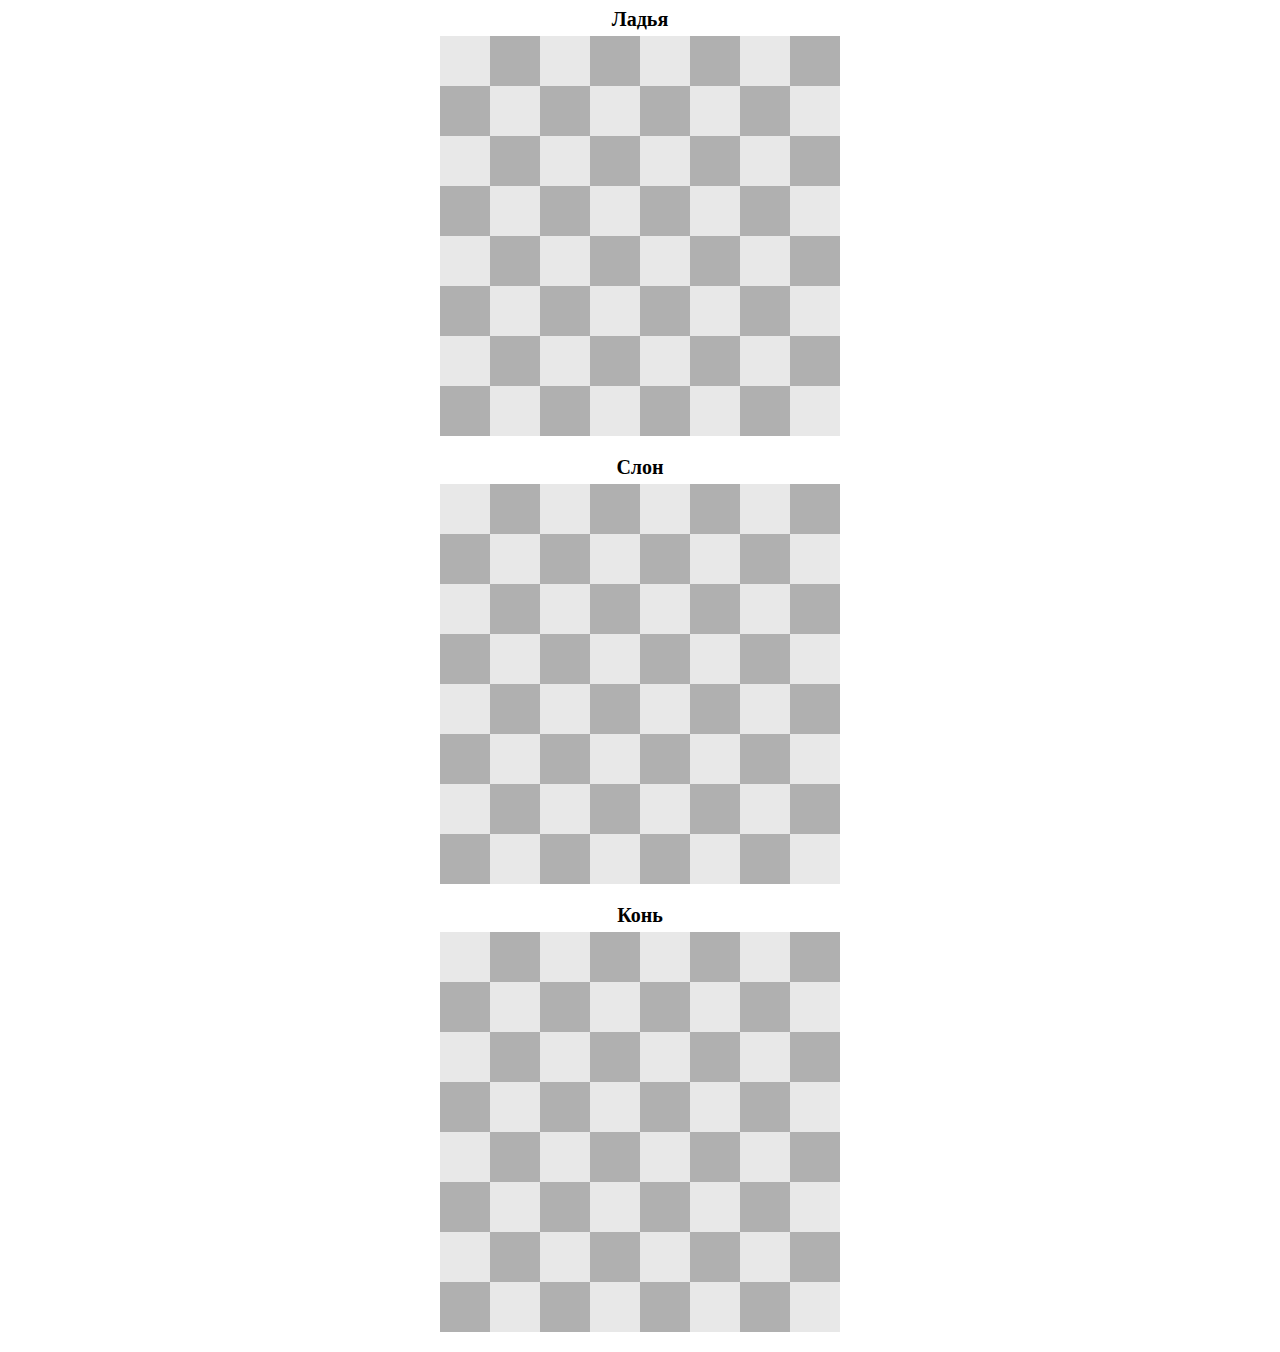
<file: homework_4/index.html>
<!DOCTYPE html>
<html>
  <head>
    <title>Chess</title>
    <link rel="stylesheet" href="./css/style-13.css" />
    <meta charset="UTF-8" />
  </head>
  <body>
    <p>Ладья</p>
    <table class="table-rook">
      <col span="8" />
      <tr>
        <td></td>
        <td></td>
        <td></td>
        <td></td>
        <td></td>
        <td></td>
        <td></td>
        <td></td>
      </tr>
      <tr>
        <td></td>
        <td></td>
        <td></td>
        <td></td>
        <td></td>
        <td></td>
        <td></td>
        <td></td>
      </tr>
      <tr>
        <td></td>
        <td></td>
        <td></td>
        <td></td>
        <td></td>
        <td></td>
        <td></td>
        <td></td>
      </tr>
      <tr>
        <td></td>
        <td></td>
        <td></td>
        <td></td>
        <td></td>
        <td></td>
        <td></td>
        <td></td>
      </tr>
      <tr>
        <td></td>
        <td></td>
        <td></td>
        <td></td>
        <td></td>
        <td></td>
        <td></td>
        <td></td>
      </tr>
      <tr>
        <td></td>
        <td></td>
        <td></td>
        <td></td>
        <td></td>
        <td></td>
        <td></td>
        <td></td>
      </tr>
      <tr>
        <td></td>
        <td></td>
        <td></td>
        <td></td>
        <td></td>
        <td></td>
        <td></td>
        <td></td>
      </tr>
      <tr>
        <td></td>
        <td></td>
        <td></td>
        <td></td>
        <td></td>
        <td></td>
        <td></td>
        <td></td>
      </tr>
    </table>
    <p>Слон</p>
    <table class="table-elephant">
      <col span="8" />
      <tr>
        <td></td>
        <td></td>
        <td></td>
        <td></td>
        <td></td>
        <td></td>
        <td></td>
        <td></td>
      </tr>
      <tr>
        <td></td>
        <td></td>
        <td></td>
        <td></td>
        <td></td>
        <td></td>
        <td></td>
        <td></td>
      </tr>
      <tr>
        <td></td>
        <td></td>
        <td></td>
        <td></td>
        <td></td>
        <td></td>
        <td></td>
        <td></td>
      </tr>
      <tr>
        <td></td>
        <td></td>
        <td></td>
        <td></td>
        <td></td>
        <td></td>
        <td></td>
        <td></td>
      </tr>
      <tr>
        <td></td>
        <td></td>
        <td></td>
        <td></td>
        <td></td>
        <td></td>
        <td></td>
        <td></td>
      </tr>
      <tr>
        <td></td>
        <td></td>
        <td></td>
        <td></td>
        <td></td>
        <td></td>
        <td></td>
        <td></td>
      </tr>
      <tr>
        <td></td>
        <td></td>
        <td></td>
        <td></td>
        <td></td>
        <td></td>
        <td></td>
        <td></td>
      </tr>
      <tr>
        <td></td>
        <td></td>
        <td></td>
        <td></td>
        <td></td>
        <td></td>
        <td></td>
        <td></td>
      </tr>
    </table>
    <p>Конь</p>
    <table class="table-horse">
      <col span="8" />
      <tr>
        <td></td>
        <td></td>
        <td></td>
        <td></td>
        <td></td>
        <td></td>
        <td></td>
        <td></td>
      </tr>
      <tr>
        <td></td>
        <td></td>
        <td></td>
        <td></td>
        <td></td>
        <td></td>
        <td></td>
        <td></td>
      </tr>
      <tr>
        <td></td>
        <td></td>
        <td></td>
        <td></td>
        <td></td>
        <td></td>
        <td></td>
        <td></td>
      </tr>
      <tr>
        <td></td>
        <td></td>
        <td></td>
        <td></td>
        <td></td>
        <td></td>
        <td></td>
        <td></td>
      </tr>
      <tr>
        <td></td>
        <td></td>
        <td></td>
        <td></td>
        <td></td>
        <td></td>
        <td></td>
        <td></td>
      </tr>
      <tr>
        <td></td>
        <td></td>
        <td></td>
        <td></td>
        <td></td>
        <td></td>
        <td></td>
        <td></td>
      </tr>
      <tr>
        <td></td>
        <td></td>
        <td></td>
        <td></td>
        <td></td>
        <td></td>
        <td></td>
        <td></td>
      </tr>
      <tr>
        <td></td>
        <td></td>
        <td></td>
        <td></td>
        <td></td>
        <td></td>
        <td></td>
        <td></td>
      </tr>
    </table>
  </body>
</html>
</file>
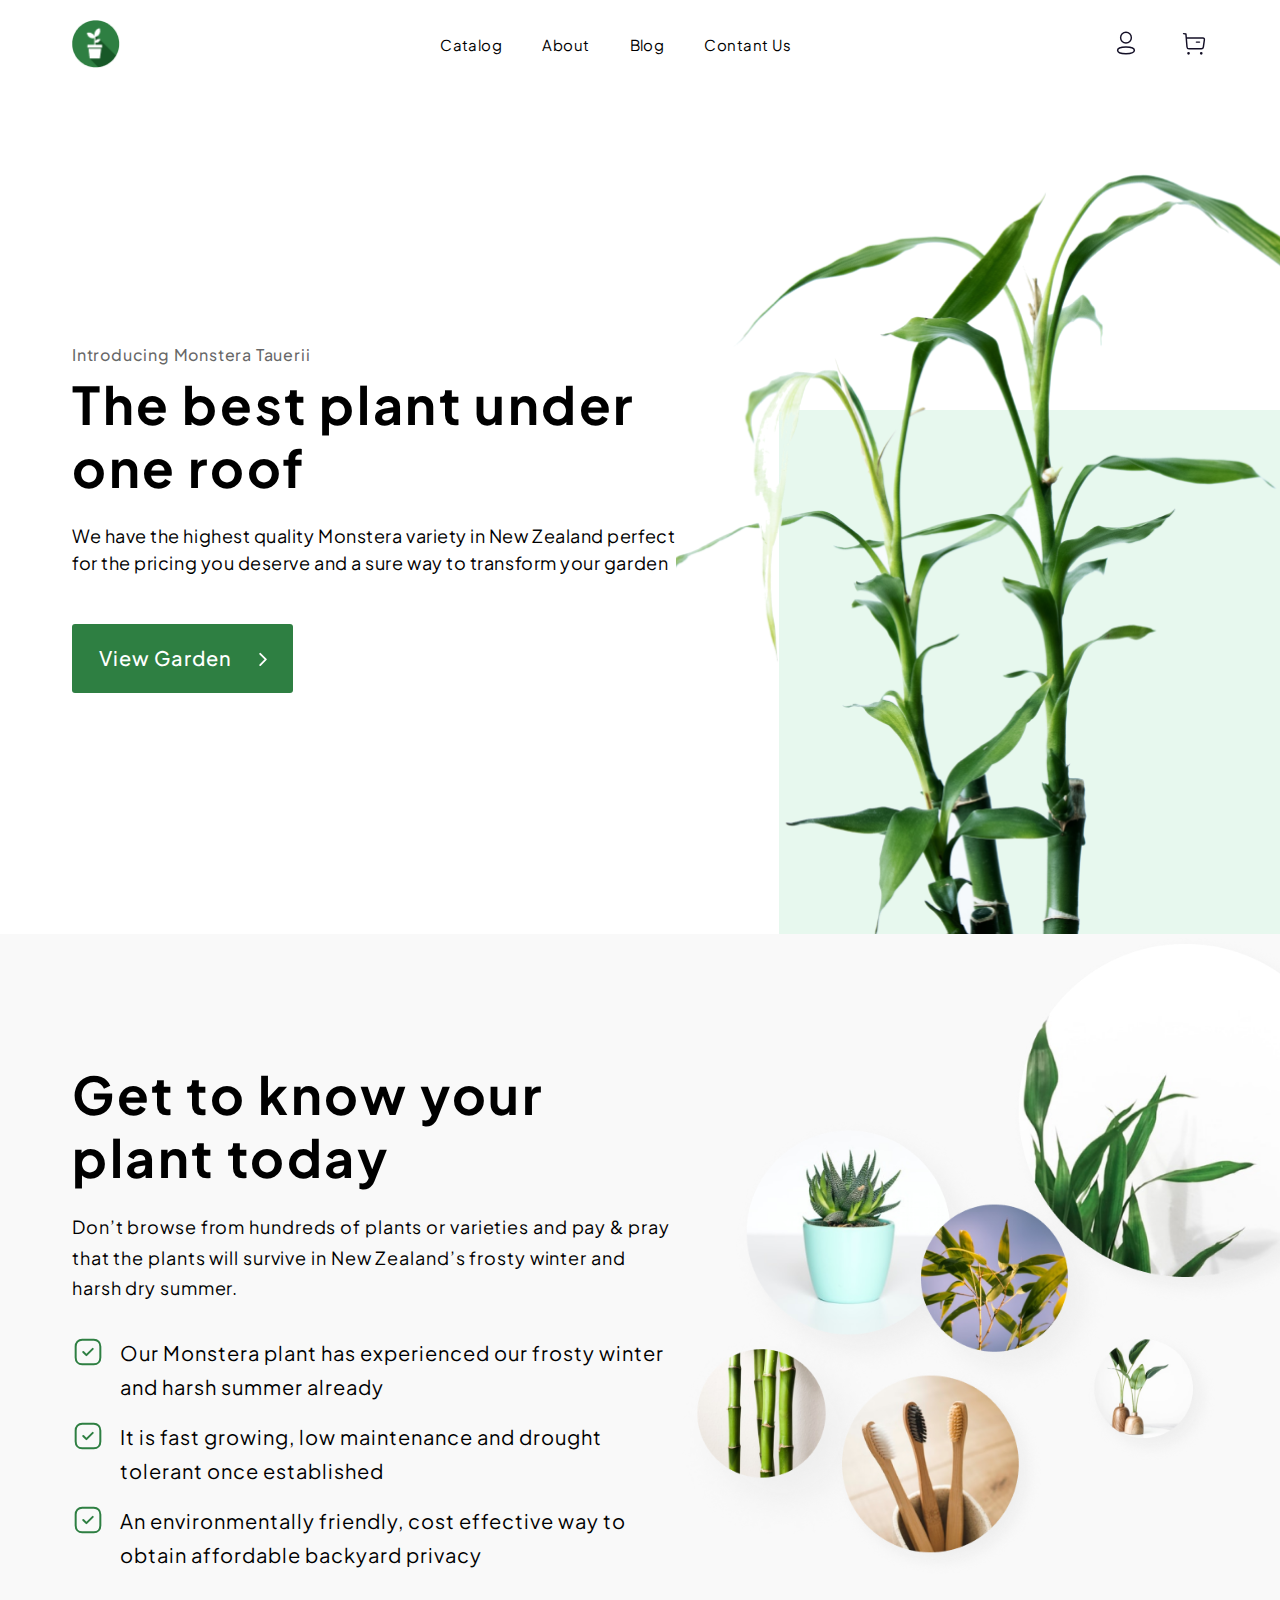
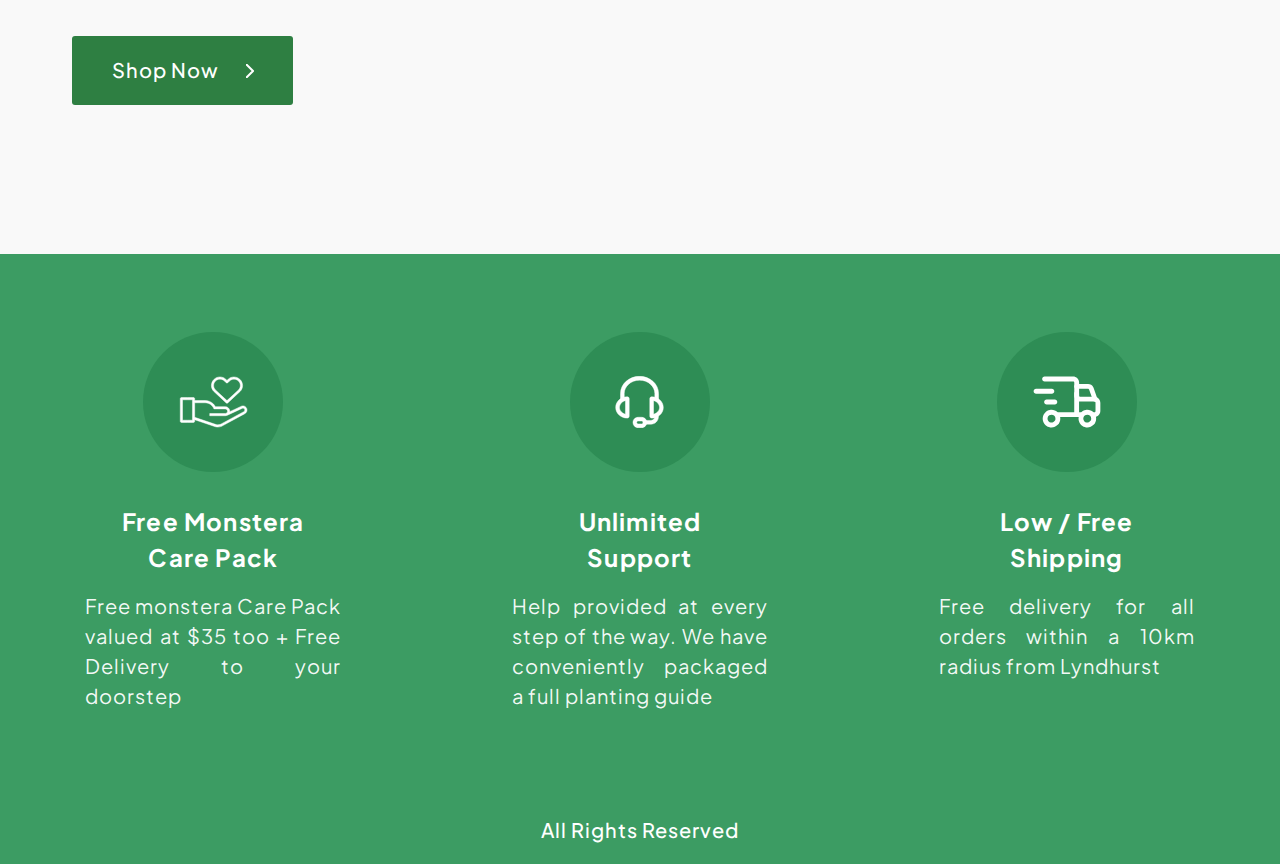
<file: lesson_13/index.html>
<!DOCTYPE html>
<html lang="en">
  <head>
    <meta charset="UTF-8" />
    <meta http-equiv="X-UA-Compatible" content="IE=edge" />
    <meta name="viewport" content="width=device-width, initial-scale=1.0" />
    <title>Plants</title>
    <link rel="preconnect" href="https://fonts.googleapis.com" />
    <link rel="preconnect" href="https://fonts.gstatic.com" crossorigin />
    <link
      href="https://fonts.googleapis.com/css2?family=Plus+Jakarta+Sans:wght@400;500;700&display=swap"
      rel="stylesheet"
    />
    <link
      rel="stylesheet"
      href="https://fonts.googleapis.com/css2?family=Material+Symbols+Outlined:opsz,wght,FILL,GRAD@48,400,0,0"
    />
    <link rel="stylesheet" href="./css/style_1.css" />
  </head>
  <body>
    <div class="page">
      <div class="header">
        <input type="checkbox" name="checkbox" id="checkbox" hidden />
        <label class="label" for="checkbox"
          ><span class="material-symbols-outlined menu"> menu </span></label
        >
        <img src="./images/Group.png" alt="logo" width="48px" height="48px" />
        <div class="nav nav-link">
          <a href="" class="link">Catalog</a>
          <a href="" class="link">About</a>
          <a href="" class="link">Blog</a>
          <a href="" class="link">Contant Us</a>
        </div>
        <div class="nav nav-icon">
          <a href="" class="link"
            ><img class="icon" src="./images/Profile.svg" alt="icon profile"
          /></a>
          <a href="" class="link"
            ><img class="icon" src="./images/Buy.svg" alt="icon byu"
          /></a>
        </div>
      </div>
      <div class="main-best">
        <div class="content">
          <div class="introduction">Introducing Monstera Tauerii</div>
          <h1 class="title">The best plant under one roof</h1>
          <div class="text">
            We have the highest quality Monstera variety in New Zealand perfect
            for the pricing you deserve and a sure way to transform your garden
          </div>
          <a class="button" href="">
            <div>View Garden</div>
            <div>
              <img
                class="icon-arrow"
                src="./images/Vector.svg"
                alt="icon arrow"
              />
            </div>
          </a>
        </div>
        <div class="plant-background">
          <div class="empty-box"></div>
          <img class="plant-img" src="./images/plant.png" alt="plant" />
        </div>
      </div>
    </div>
    <div class="main-today">
      <div class="content">
        <h2 class="title">Get to know your plant today</h2>
        <div class="article">
          Don’t browse from hundreds of plants or varieties and pay & pray that
          the plants will survive in New Zealand’s frosty winter and harsh dry
          summer.
        </div>
        <div class="item">
          <img src="./images/Tick Square.svg" alt="" />
          <span>
            Our Monstera plant has experienced our frosty winter and harsh
            summer already</span
          >
        </div>
        <div class="item">
          <img src="./images/Tick Square.svg" alt="" />
          <span>
            It is fast growing, low maintenance and drought tolerant once
            established</span
          >
        </div>
        <div class="item">
          <img src="./images/Tick Square.svg" alt="" />
          <span>
            An environmentally friendly, cost effective way to obtain affordable
            backyard privacy
          </span>
        </div>
        <a class="button" href="">
          <div>Shop Now</div>
          <div>
            <svg width="8" height="14" xmlns="http://www.w3.org/2000/svg">
              <polyline
                points="0,0 7,7 0,14"
                stroke="white"
                fill="none"
                stroke-width="2"
              />
            </svg>
          </div>
        </a>
      </div>
      <div class="plant-circle-background">
        <img src="./images/Group 513152.png" alt="plants" width="100%" />
      </div>
    </div>
    <div class="footer">
      <div class="footer-wrap">
        <div class="footer-container">
          <div class="circle">
            <img
              src="./images/Vector_hand.svg"
              alt="icon hand"
              width="69px"
              height="52px"
            />
          </div>
          <div class="footer-title">Free Monstera Care Pack</div>
          <div class="footer-content">
            Free monstera Care Pack valued at $35 too + Free Delivery to your
            doorstep
          </div>
        </div>
        <div class="footer-container">
          <div class="circle">
            <img
              src="./images/support.svg"
              alt="garniture"
              width="69px"
              height="52px"
            />
          </div>
          <div class="footer-title">Unlimited Support</div>
          <div class="footer-content">
            Help provided at every step of the way. We have conveniently
            packaged a full planting guide
          </div>
        </div>
        <div class="footer-container">
          <div class="circle">
            <img
              src="./images/Group 259.svg"
              alt="truck"
              width="69px"
              height="52px"
            />
          </div>
          <div class="footer-title">Low / Free Shipping</div>
          <div class="footer-content">
            Free delivery for all orders within a 10km radius from Lyndhurst
          </div>
        </div>
      </div>
      <div class="floor">All Rights Reserved</div>
    </div>
  </body>
</html>
</file>
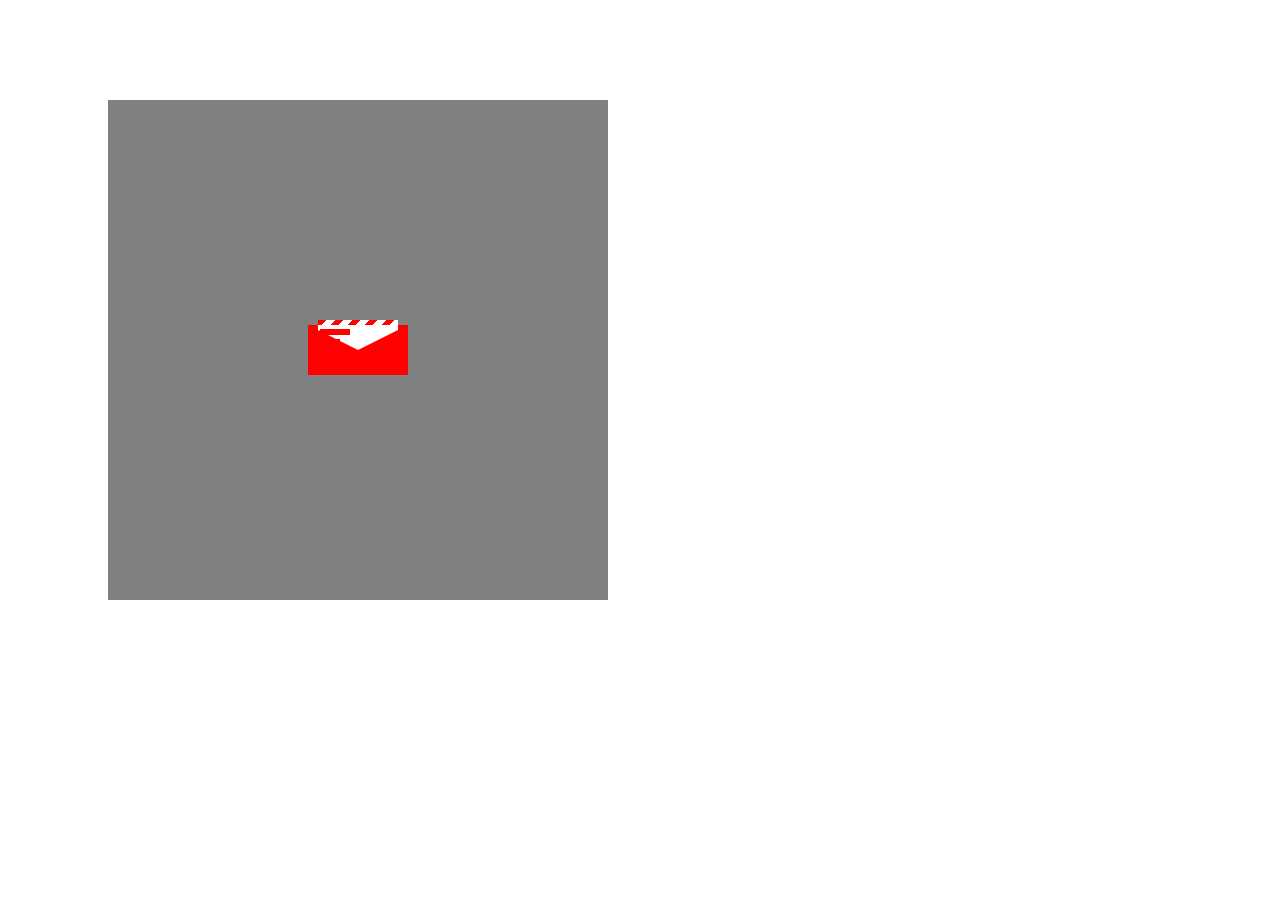
<file: lesson_18/index.html>
<!DOCTYPE html>
<html lang="en">
  <head>
    <meta charset="UTF-8" />
    <meta http-equiv="X-UA-Compatible" content="IE=edge" />
    <meta name="viewport" content="width=device-width, initial-scale=1.0" />
    <title>Document</title>
    <link rel="stylesheet" href="./css/style_1.css" />
  </head>
  <body>
    <div class="wrapper">
      <div class="container">
        <div class="letter">
          <div class="grad"></div>
          <div class="line-1"></div>
          <div class="line-2"></div>
          <div class="circle"></div>
        </div>
        <div class="triangle-left"></div>
        <div class="triangle-right"></div>
      </div>
    </div>
  </body>
</html>
</file>
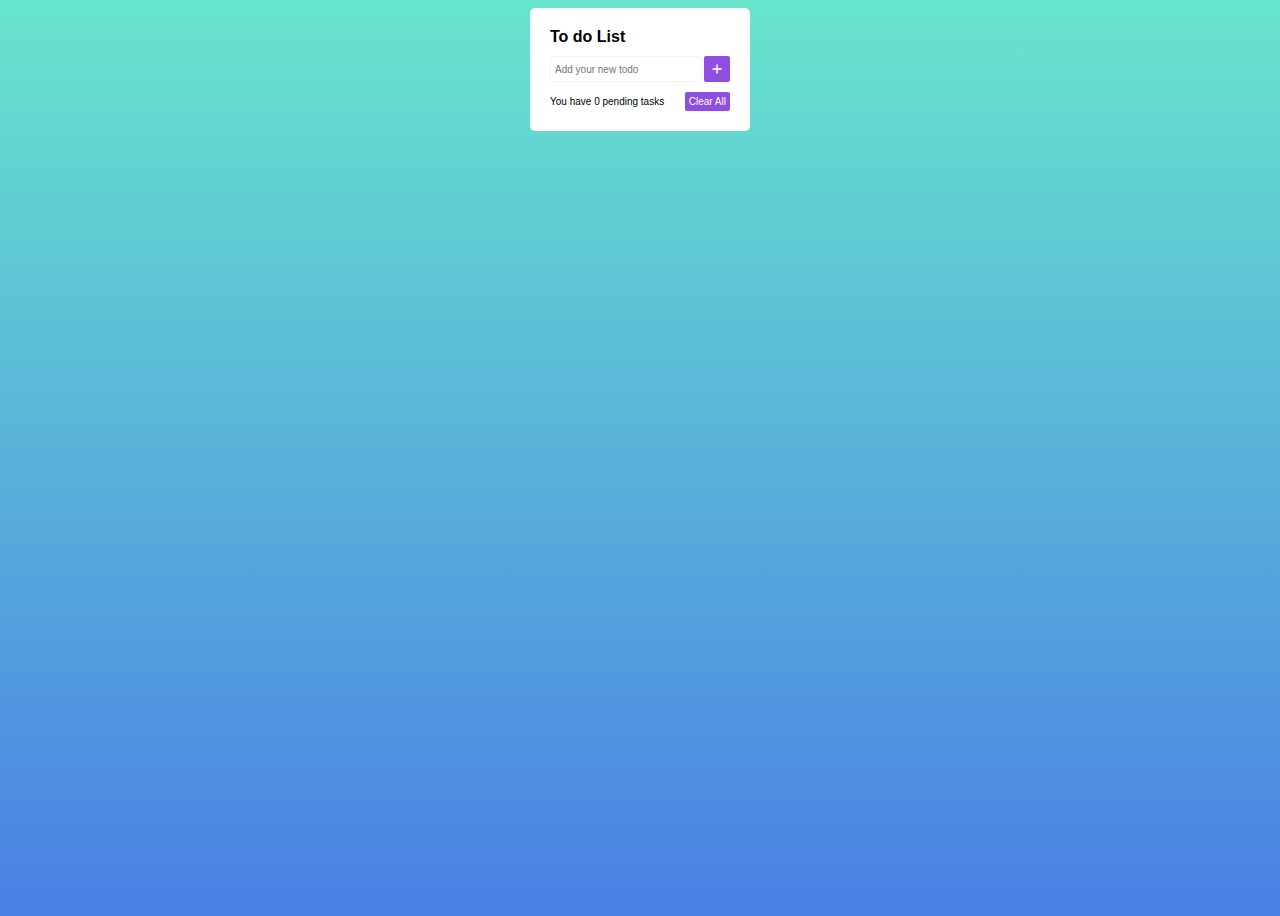
<file: lesson_25/index.html>
<!DOCTYPE html>
<html lang="en">
  <head>
    <meta charset="UTF-8" />
    <meta http-equiv="X-UA-Compatible" content="IE=edge" />
    <meta name="viewport" content="width=device-width, initial-scale=1.0" />
    <title>To do list</title>
    <link
      rel="stylesheet"
      href="https://fonts.googleapis.com/css2?family=Material+Symbols+Outlined:opsz,wght,FILL,GRAD@48,400,0,0"
    />
    <link rel="stylesheet" href="./css/style3.css" />
  </head>
  <body>
    <div class="todolist-wrapper">
      <h1>To do List</h1>
      <form onsubmit="formEvent(event)">
        <div class="input-container">
          <input
            class="input"
            type="text"
            name="todo"
            placeholder="Add your new todo"
            required
          />
          <button type="submit" class="button button-add">
            <span class="material-symbols-outlined icon-size"> add </span>
          </button>
        </div>
        <ol class="list"></ol>
        <div class="footer">
          <span class="footer-content"
            >You have&nbsp;<span class="total">0</span>&nbsp;pending tasks</span
          >
          <button
            class="button button-clear"
            type="button"
            onclick="removeAll()"
          >
            Clear All
          </button>
        </div>
      </form>
    </div>
    <script src="./js/script3.js"></script>
  </body>
</html>
</file>
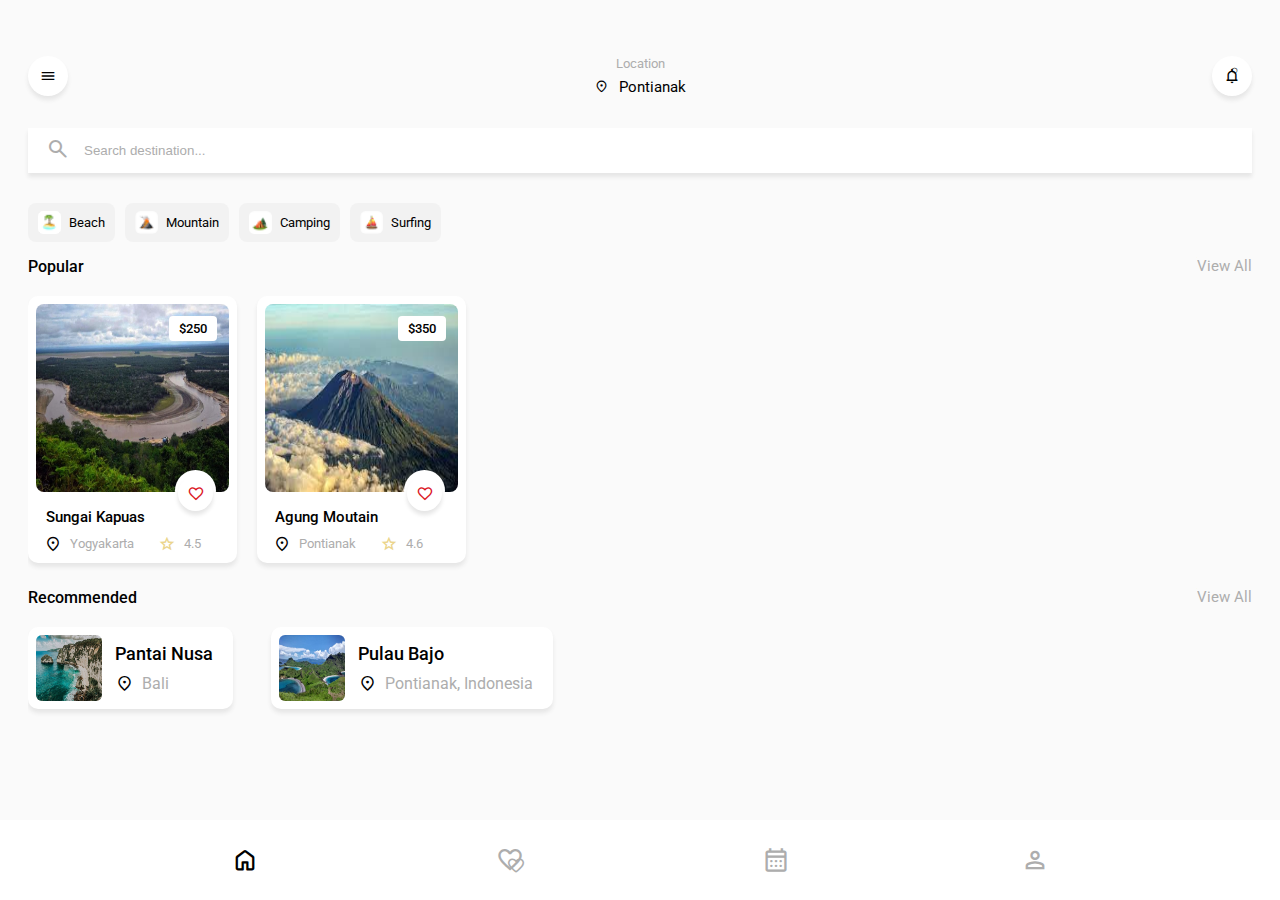
<file: homework_7/Page_1.html>
<!DOCTYPE html>
<html lang="en">
  <head>
    <meta charset="UTF-8" />
    <meta http-equiv="X-UA-Compatible" content="IE=edge" />
    <meta name="viewport" content="width=device-width, initial-scale=1.0" />
    <title>Page 1</title>
    <link rel="preconnect" href="https://fonts.googleapis.com" />
    <link rel="preconnect" href="https://fonts.gstatic.com" crossorigin />
    <link
      href="https://fonts.googleapis.com/css2?family=Roboto:wght@400;500&display=swap"
      rel="stylesheet"
    />
    <link
      rel="stylesheet"
      href="https://fonts.googleapis.com/css2?family=Material+Symbols+Outlined:opsz,wght,FILL,GRAD@48,400,0,0"
    />
    <link
      rel="stylesheet"
      href="https://fonts.googleapis.com/css2?family=Material+Symbols+Rounded:opsz,wght,FILL,GRAD@48,400,1,0"
    />
    <link rel="stylesheet" href="./css/style_1.css" />
  </head>
  <body>
    <div class="page">
      <div class="header-wrapper">
        <a class="link header-icon-container" href=""
          ><span class="material-symbols-outlined header-icon-link">
            menu
          </span></a
        >
        <div class="header-location-container">
          <div class="header-location-title">Location</div>
          <div class="header-location-city-container">
            <span class="material-symbols-rounded header-icon-location">
              location_on
            </span>
            <div class="header-location-city">Pontianak</div>
          </div>
        </div>
        <a class="link header-icon-container" notification="lens" href="">
          <span class="material-symbols-outlined header-icon-link">
            notifications
          </span>
        </a>
      </div>
      <div class="page-wrapper">
        <form action="">
          <div class="form">
            <button class="button-search" type="submit">
              <span class="material-symbols-rounded icon-search"> search </span>
            </button>
            <input
              class="input-search"
              type="search"
              name="search"
              placeholder="Search destination..."
            />
          </div>
        </form>
        <div class="relaxation-links-wrapper">
          <a href="" class="link relaxation-link-container">
            <img class="relaxation-img" src="./images/beach.png" alt="" />
            <span class="relaxation-content">Beach</span>
          </a>
          <a href="" class="link relaxation-link-container">
            <img class="relaxation-img" src="./images/mountain.png" alt="" />
            <span class="relaxation-content">Mountain</span>
          </a>
          <a href="" class="link relaxation-link-container">
            <img class="relaxation-img" src="./images/camping.png" alt="" />
            <span class="relaxation-content">Camping</span>
          </a>
          <a href="" class="link relaxation-link-container margin-right">
            <img class="relaxation-img" src="./images/surfing.png" alt="" />
            <span class="relaxation-content">Surfing</span>
          </a>
        </div>
        <div class="view-links-wrapper">
          <div class="view-title">Popular</div>
          <a class="view-link" href="">View All</a>
        </div>
        <form action="" id="form">
          <div class="popular-cards-wrapper">
            <a
              href="Page_2.html"
              class="popular-card-container link"
              cost="$250"
            >
              <img
                class="popular-card-img"
                src="./images/Sungai_Kapuas.jpg"
                alt="Sungai Kapuas"
              />
              <div class="popular-card-title">Sungai Kapuas</div>
              <div class="popular-card-footer-wrapper">
                <div class="popular-card-footer-container">
                  <span class="material-symbols-outlined popular-icon-location">
                    location_on
                  </span>
                  <span>Yogyakarta</span>
                </div>
                <div class="popular-card-footer-container">
                  <input
                    class="icon-star-input"
                    type="checkbox"
                    id="kapuas-star"
                    name="kapuas-star"
                    hidden
                  />
                  <label class="icon-star-label" for="kapuas-star"></label>
                  <span>4.5</span>
                </div>
              </div>
              <div>
                <input
                  class="icon-love-input"
                  type="checkbox"
                  id="kapuas-love"
                  name="kapuas-like"
                  hidden
                />
                <label class="icon-love-label" for="kapuas-love"></label>
              </div>
            </a>
            <a
              href=""
              class="popular-card-container link margin-right"
              cost="$350"
            >
              <img
                class="popular-card-img"
                src="./images/Agung_Moutain.jpg"
                alt="Agung Moutain"
              />
              <div class="popular-card-title">Agung Moutain</div>
              <div class="popular-card-footer-wrapper">
                <div class="popular-card-footer-container">
                  <span class="material-symbols-outlined popular-icon-location">
                    location_on
                  </span>
                  <span>Pontianak</span>
                </div>
                <div class="popular-card-footer-container">
                  <input
                    class="icon-star-input"
                    type="checkbox"
                    id="agung-star"
                    name="agung-star"
                    hidden
                  />
                  <label class="icon-star-label" for="agung-star"></label>
                  <span>4.6</span>
                </div>
              </div>
              <div>
                <input
                  class="icon-love-input"
                  type="checkbox"
                  id="agung-love"
                  name="agung-like"
                  hidden
                />
                <label class="icon-love-label" for="agung-love"></label>
              </div>
            </a>
          </div>
        </form>
        <div class="view-links-wrapper">
          <div class="view-title">Recommended</div>
          <a class="view-link" href="">View All</a>
        </div>
        <div class="recommendation-cards-wrapper">
          <a href="" class="recommendation-card-container link">
            <img
              class="recommendation-card-img"
              src="./images/Pantai_Nusa.jpg"
              alt="Sungai Kapuas"
            />
            <div>
              <div class="recommendation-card-title">Pantai Nusa</div>
              <div class="popular-card-footer-container">
                <span
                  class="material-symbols-outlined recommendation-icon-location"
                >
                  location_on
                </span>
                <span>Bali</span>
              </div>
            </div>
          </a>
          <a href="" class="recommendation-card-container link margin-right">
            <img
              class="recommendation-card-img"
              src="./images/pulau-bajo.jpg"
              alt="Sungai Kapuas"
            />
            <div class="recommendation-card-content">
              <div class="recommendation-card-title">Pulau Bajo</div>
              <div class="popular-card-footer-container">
                <span
                  class="material-symbols-outlined recommendation-icon-location"
                >
                  location_on
                </span>
                <span>Pontianak, Indonesia</span>
              </div>
            </div>
          </a>
        </div>
      </div>
      <div class="footer-wrapper">
        <div class="footer-link footer-icon-home"></div>
        <button
          class="footer-button footer-icon"
          type="submit"
          form="form"
          badge="favorite"
        ></button>
        <a
          class="footer-link footer-icon footer-icon-calendar"
          href="Page_3.html"
        ></a>
        <a class="footer-link footer-icon footer-icon-person" href=""></a>
      </div>
    </div>
  </body>
</html>
</file>
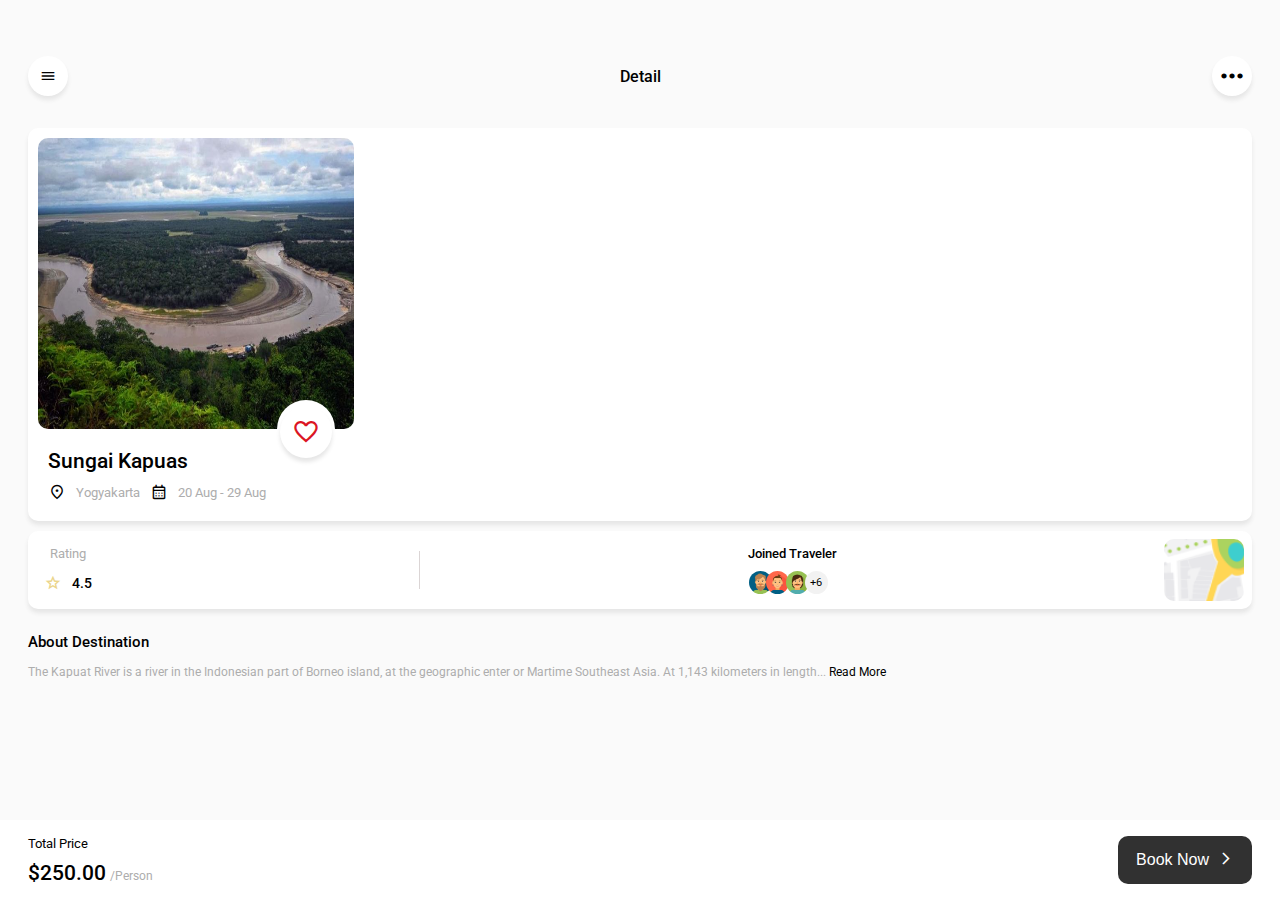
<file: homework_7/Page_2.html>
<!DOCTYPE html>
<html lang="en">
  <head>
    <meta charset="UTF-8" />
    <meta http-equiv="X-UA-Compatible" content="IE=edge" />
    <meta name="viewport" content="width=device-width, initial-scale=1.0" />
    <title>Page 2</title>
    <link rel="preconnect" href="https://fonts.googleapis.com" />
    <link rel="preconnect" href="https://fonts.gstatic.com" crossorigin />
    <link
      href="https://fonts.googleapis.com/css2?family=Roboto:wght@400;500;700&display=swap"
      rel="stylesheet"
    />
    <link
      rel="stylesheet"
      href="https://fonts.googleapis.com/css2?family=Material+Symbols+Outlined:opsz,wght,FILL,GRAD@48,400,0,0"
    />
    <link
      rel="stylesheet"
      href="https://fonts.googleapis.com/css2?family=Material+Symbols+Rounded:opsz,wght,FILL,GRAD@48,400,1,0"
    />
    <link rel="stylesheet" href="./css/style_2.css" />
  </head>
  <body>
    <div class="page">
      <div class="header-wrapper">
        <a class="link header-icon-container focus" href=""
          ><span class="material-symbols-outlined header-icon-link-menu">
            menu
          </span></a
        >
        <div class="header-title">Detail</div>
        <a class="link header-icon-container focus" href="">
          <span class="material-symbols-outlined header-icon-link-dots">
            more_horiz
          </span>
        </a>
      </div>
      <div class="page-wrapper">
        <form action="" id="form">
          <div class="kapuas-wrapper">
            <div class="kapuas-img-container">
              <img
                class="kapuas-img"
                src="./images/Sungai_Kapuas.jpg"
                alt="Sungai Kapuas"
              />
              <div>
                <input
                  class="icon-love-input"
                  type="checkbox"
                  id="kapuas-love"
                  name="kapuas-like"
                  hidden
                />
                <label class="icon-love-label" for="kapuas-love"></label>
              </div>
            </div>
            <div class="kapuas-title">Sungai Kapuas</div>
            <div class="kapuas-footer-container">
              <span class="material-symbols-outlined kapuas-icon">
                location_on
              </span>
              <span>Yogyakarta</span>
              <span class="material-symbols-outlined kapuas-icon">
                calendar_month
              </span>
              <span>20 Aug - 29 Aug</span>
            </div>
          </div>
        </form>
        <div class="traveler-wrapper">
          <div class="traveler-container">
            <div class="traveler-rating-title">Rating</div>
            <div class="traveler-rating-star-container">
              <input
                class="icon-star-input"
                type="checkbox"
                id="star"
                name="star"
                hidden
              />
              <label class="icon-star-label" for="star"></label>
              <span class="rating-text">4.5</span>
            </div>
          </div>
          <div class="line"></div>
          <div class="traveler-container">
            <div class="traveler-joined-title">Joined Traveler</div>
            <div class="traveler-avatars-container">
              <img
                class="avatar-img avatar1-position"
                src="./images/avatar_1.png"
                alt="avatar"
              />
              <img
                class="avatar-img avatar2-position"
                src="./images/avatar_2.png"
                alt="avatar"
              />
              <img
                class="avatar-img avatar3-position"
                src="./images/avatar_3.png"
                alt="avatar"
              />
              <span class="avatar-plus">+6</span>
            </div>
          </div>
          <img class="map-img" src="./images/maps.png" alt="map" />
        </div>
        <div class="destination-title">About Destination</div>
        <div class="destination-content">
          The Kapuat River is a river in the Indonesian part of Borneo island,
          at the geographic enter or Martime Southeast Asia. At 1,143 kilometers
          in length... <a class="link focus" href="">Read More</a>
        </div>
      </div>
      <div class="footer-wrapper">
        <div class="footer-price-container">
          <div class="footer-price-title">Total Price</div>
          <div>
            <span class="price">$250.00</span>
            <span class="person">/Person</span>
          </div>
        </div>
        <button class="footer-button focus" type="submit" form="form">
          Book Now
          <span class="material-symbols-outlined icon-arrow">
            arrow_forward_ios
          </span>
        </button>
      </div>
    </div>
  </body>
</html>
</file>
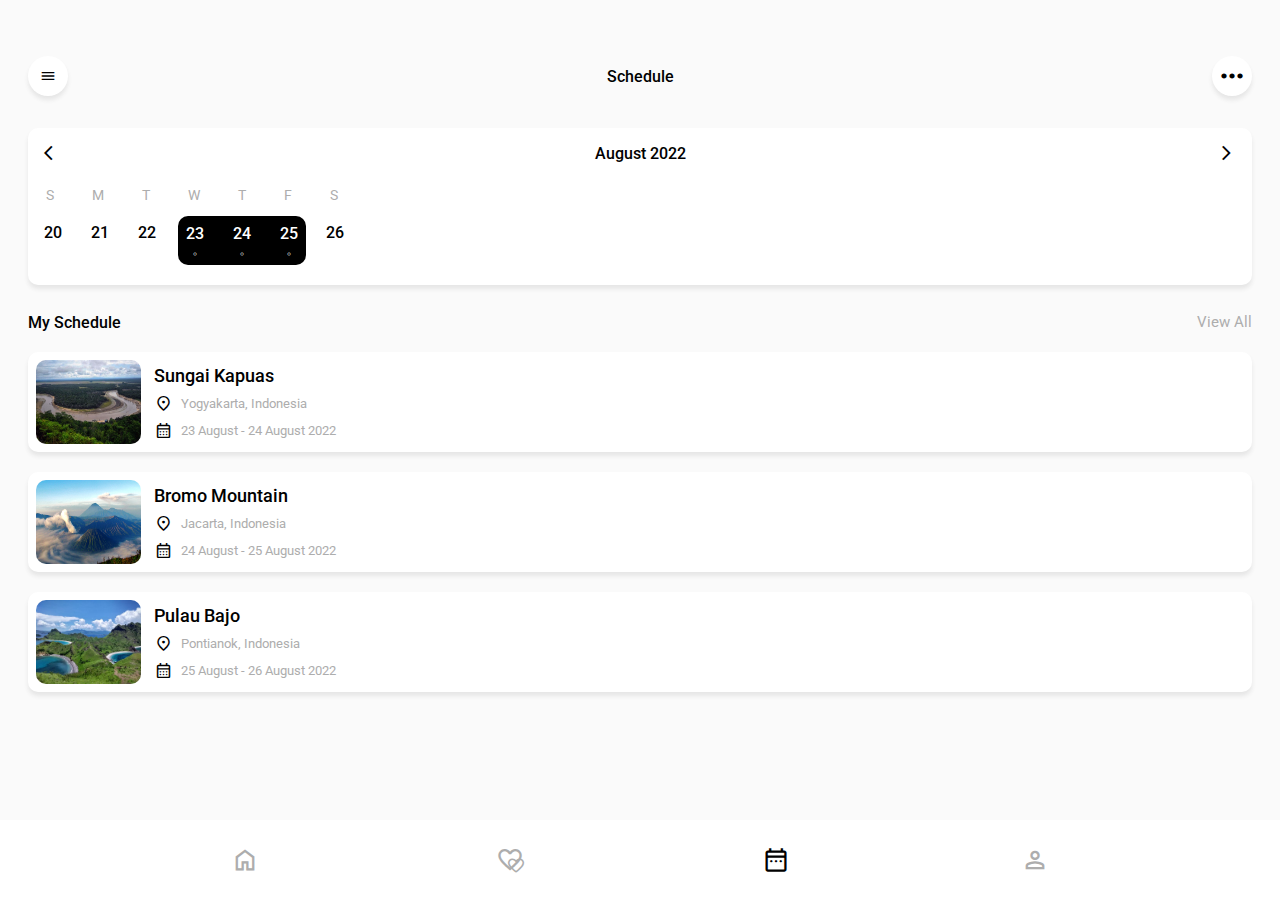
<file: homework_7/Page_3.html>
<!DOCTYPE html>
<html lang="en">
  <head>
    <meta charset="UTF-8" />
    <meta http-equiv="X-UA-Compatible" content="IE=edge" />
    <meta name="viewport" content="width=device-width, initial-scale=1.0" />
    <title>Page 3</title>
    <link rel="preconnect" href="https://fonts.googleapis.com" />
    <link rel="preconnect" href="https://fonts.gstatic.com" crossorigin />
    <link
      href="https://fonts.googleapis.com/css2?family=Roboto:wght@400;500;700&display=swap"
      rel="stylesheet"
    />
    <link
      rel="stylesheet"
      href="https://fonts.googleapis.com/css2?family=Material+Symbols+Outlined:opsz,wght,FILL,GRAD@48,400,0,0"
    />
    <link
      rel="stylesheet"
      href="https://fonts.googleapis.com/css2?family=Material+Symbols+Rounded:opsz,wght,FILL,GRAD@48,400,1,0"
    />
    <link rel="stylesheet" href="./css/style_3.css" />
  </head>
  <body>
    <div class="page">
      <div class="header-wrapper">
        <a class="link header-icon-container focus" href=""
          ><span class="material-symbols-outlined header-icon-link-menu">
            menu
          </span></a
        >
        <div class="header-title">Schedule</div>
        <a class="link header-icon-container focus" href="">
          <span class="material-symbols-outlined header-icon-link-dots">
            more_horiz
          </span>
        </a>
      </div>
      <div class="page-wrapper">
        <div class="calendar-wrapper">
          <div class="calendar-header">
            <span class="material-symbols-outlined icon-arrow">
              arrow_back_ios
            </span>
            <span class="header-title">August 2022</span>
            <span class="material-symbols-outlined icon-arrow">
              arrow_forward_ios
            </span>
          </div>
          <div class="calendar-container-month">
            <div>S</div>
            <div>M</div>
            <div>T</div>
            <div>W</div>
            <div>T</div>
            <div>F</div>
            <div>S</div>
          </div>
          <div class="calendar-container-day">
            <div>20</div>
            <div>21</div>
            <div>22</div>
            <div>23</div>
            <div>24</div>
            <div>25</div>
            <div>26</div>
            <div class="calendar-position-wrapper">
              <div class="calendar-position-container">
                <div>23</div>
                <div>24</div>
                <div>25</div>
              </div>
              <div class="calendar-position-container dots">
                <span class="material-symbols-rounded icon-dot">
                  fiber_manual_record
                </span>
                <span class="material-symbols-rounded icon-dot">
                  fiber_manual_record
                </span>
                <span class="material-symbols-rounded icon-dot">
                  fiber_manual_record
                </span>
              </div>
            </div>
          </div>
        </div>
        <div class="view-links-wrapper">
          <div class="view-title">My Schedule</div>
          <a class="view-link" href="">View All</a>
        </div>
        <a href="Page_2.html" class="card-container link focus">
          <img
            class="card-img"
            src="./images/Sungai_Kapuas.jpg"
            alt="Sungai Kapuas"
          />
          <div>
            <div class="card-title">Sungai Kapuas</div>
            <div class="card-footer-container">
              <span class="material-symbols-outlined card-icon">
                location_on
              </span>
              <span>Yogyakarta, Indonesia</span>
            </div>
            <div class="card-footer-container">
              <span class="material-symbols-outlined card-icon">
                calendar_month
              </span>
              <span>23 August - 24 August 2022</span>
            </div>
          </div>
        </a>
        <a href="" class="card-container link focus">
          <img
            class="card-img"
            src="./images/Bromo_Mountain.jpg"
            alt="Bromo Mountain"
          />
          <div>
            <div class="card-title">Bromo Mountain</div>
            <div class="card-footer-container">
              <span class="material-symbols-outlined card-icon">
                location_on
              </span>
              <span>Jacarta, Indonesia</span>
            </div>
            <div class="card-footer-container">
              <span class="material-symbols-outlined card-icon">
                calendar_month
              </span>
              <span>24 August - 25 August 2022</span>
            </div>
          </div>
        </a>
        <a href="" class="card-container link focus">
          <img
            class="card-img"
            src="./images/pulau-bajo.jpg"
            alt="Pulau Bajo"
          />
          <div>
            <div class="card-title">Pulau Bajo</div>
            <div class="card-footer-container">
              <span class="material-symbols-outlined card-icon">
                location_on
              </span>
              <span>Pontianok, Indonesia</span>
            </div>
            <div class="card-footer-container">
              <span class="material-symbols-outlined card-icon">
                calendar_month
              </span>
              <span>25 August - 26 August 2022</span>
            </div>
          </div>
        </a>
      </div>
      <div class="footer-wrapper">
        <a
          class="footer-link footer-icon footer-icon-home"
          href="Page_1.html"
        ></a>
        <form action="">
          <button
            class="footer-button footer-icon"
            type="submit"
            name="form"
            value="like"
            badge="favorite"
          ></button>
        </form>
        <div class="footer-link footer-icon footer-icon-calendar"></div>
        <a class="footer-link footer-icon footer-icon-person" href=""></a>
      </div>
    </div>
  </body>
</html>
</file>
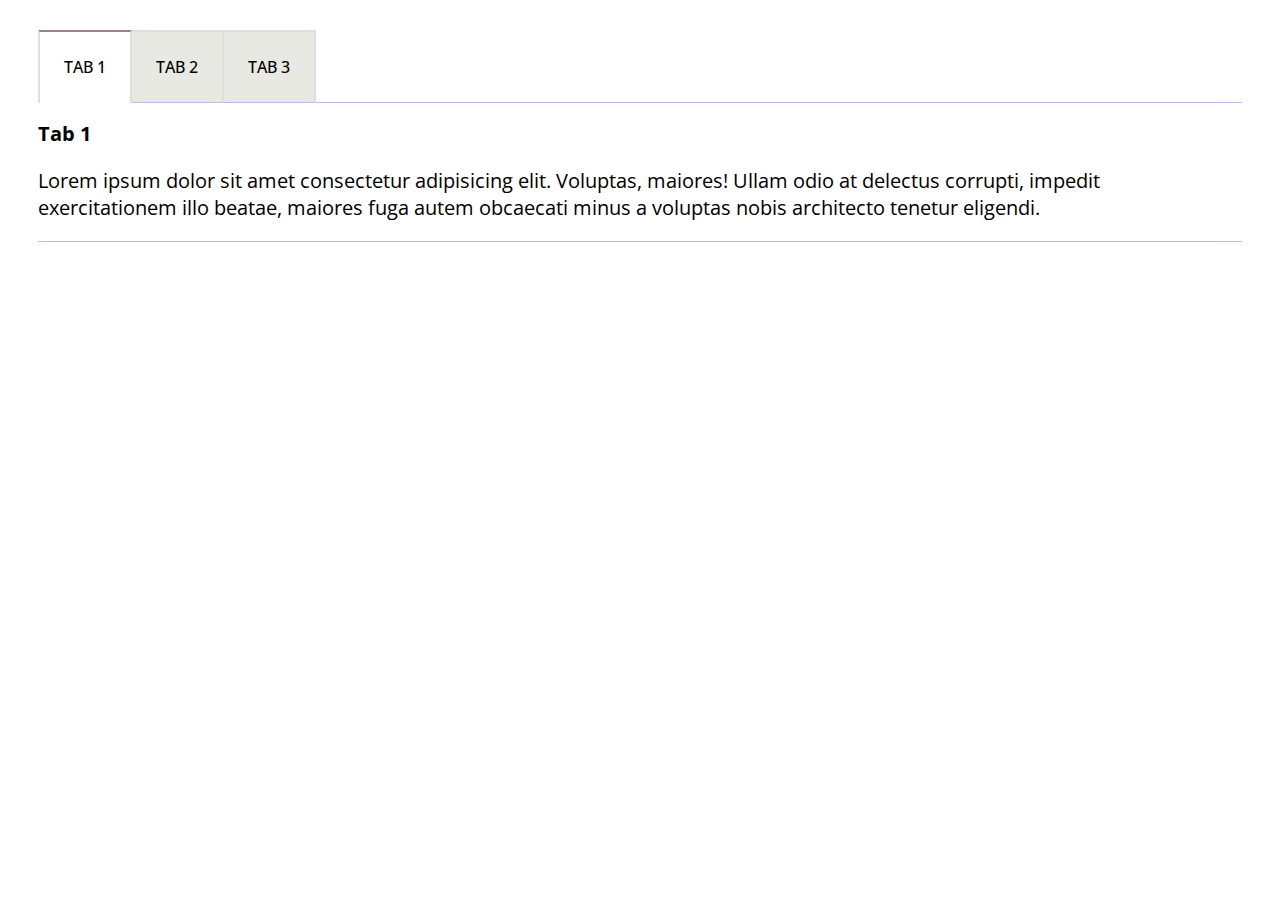
<file: homework_8/Task_1.html>
<!DOCTYPE html>
<html lang="en">
  <head>
    <meta charset="UTF-8" />
    <meta http-equiv="X-UA-Compatible" content="IE=edge" />
    <meta name="viewport" content="width=device-width, initial-scale=1.0" />
    <title>Task 1</title>
    <link rel="preconnect" href="https://fonts.googleapis.com" />
    <link rel="preconnect" href="https://fonts.gstatic.com" crossorigin />
    <link
      href="https://fonts.googleapis.com/css2?family=Open+Sans:wght@400;500&display=swap"
      rel="stylesheet"
    />
    <link rel="stylesheet" href="./css/style_1.css" />
  </head>
  <body>
    <div class="header">
      <input
        class="tab-input tab-1"
        type="radio"
        id="tab-1"
        hidden
        name="tab"
        value="tab-1"
        checked
      />
      <input
        class="tab-input tab-2"
        type="radio"
        id="tab-2"
        hidden
        name="tab"
        value="tab-2"
      />
      <input
        class="tab-input tab-3"
        type="radio"
        id="tab-3"
        hidden
        name="tab"
        value="tab-3"
      />
      <div class="header-container">
        <label for="tab-1" class="tab-header tab-1">
          <span>TAB 1</span>
        </label>
        <label for="tab-2" class="tab-header tab-2">
          <span>TAB 2</span>
        </label>
        <label for="tab-3" class="tab-header tab-3">
          <span>TAB 3</span>
        </label>
        <div class="border"></div>
      </div>
      <div class="content-container">
        <div class="content tab-1">
          <h2>Tab 1</h2>
          <p>
            Lorem ipsum dolor sit amet consectetur adipisicing elit. Voluptas,
            maiores! Ullam odio at delectus corrupti, impedit exercitationem
            illo beatae, maiores fuga autem obcaecati minus a voluptas nobis
            architecto tenetur eligendi.
          </p>
        </div>
        <div class="content tab-2">
          <h2>Tab 2</h2>
          <p>
            Lorem ipsum dolor sit amet consectetur adipisicing elit. Voluptas,
            maiores! Ullam odio at delectus corrupti, impedit exercitationem
            illo beatae, maiores fuga autem obcaecati minus a voluptas nobis
            architecto tenetur eligendi.
          </p>
        </div>
        <div class="content tab-3">
          <h2>Tab 3</h2>
          <p>
            Lorem ipsum dolor sit amet consectetur adipisicing elit. Voluptas,
            maiores! Ullam odio at delectus corrupti, impedit exercitationem
            illo beatae, maiores fuga autem obcaecati minus a voluptas nobis
            architecto tenetur eligendi.
          </p>
          <p>
            Lorem ipsum dolor sit amet consectetur adipisicing elit. Voluptas,
            maiores! Ullam odio at delectus corrupti, impedit exercitationem
            illo beatae, maiores fuga autem obcaecati minus a voluptas nobis
            architecto tenetur eligendi.
          </p>
        </div>
      </div>
    </div>
  </body>
</html>
</file>
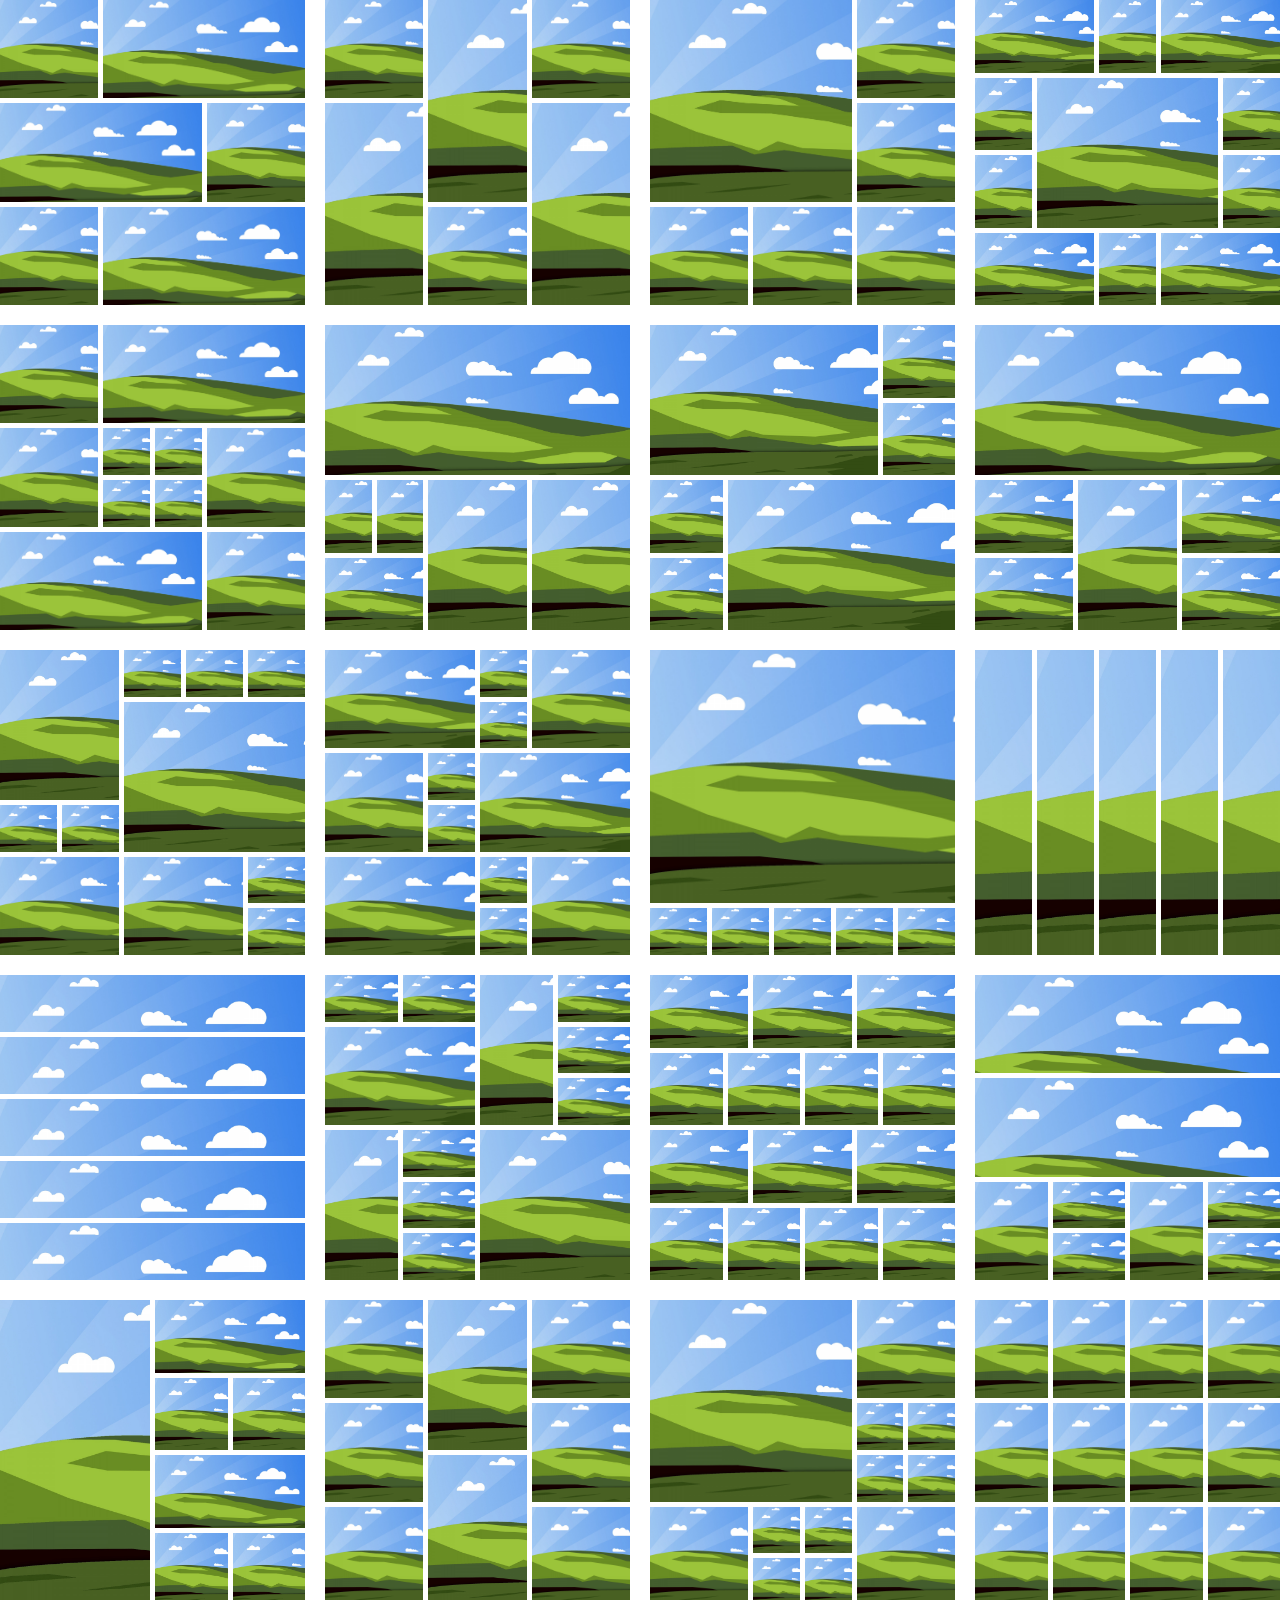
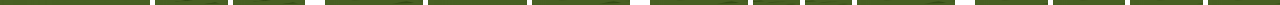
<file: homework_8/Task_3.html>
<!DOCTYPE html>
<html lang="en">
  <head>
    <meta charset="UTF-8" />
    <meta http-equiv="X-UA-Compatible" content="IE=edge" />
    <meta name="viewport" content="width=device-width, initial-scale=1.0" />
    <title>Task 3</title>
    <link rel="stylesheet" href="./css/style_3.css" />
  </head>
  <body>
    <div class="main-grid">
      <div class="child-grid columns-3 rows-3">
        <div class="box"></div>
        <div class="box column-span-2"></div>
        <div class="box column-span-2"></div>
        <div class="box"></div>
        <div class="box"></div>
        <div class="box column-span-2"></div>
      </div>

      <div class="child-grid columns-3 rows-3">
        <div class="box"></div>
        <div class="box row-span-2"></div>
        <div class="box"></div>
        <div class="box row-span-2"></div>
        <div class="box row-span-2"></div>
        <div class="box"></div>
      </div>

      <div class="child-grid columns-3 rows-3">
        <div class="box column-span-2 row-span-2"></div>
        <div class="box"></div>
        <div class="box"></div>
        <div class="box"></div>
        <div class="box"></div>
        <div class="box"></div>
      </div>

      <div class="child-grid columns-5 rows-4">
        <div class="box column-span-2"></div>
        <div class="box"></div>
        <div class="box column-span-2"></div>
        <div class="box"></div>
        <div class="box column-span-3 row-span-2"></div>
        <div class="box"></div>
        <div class="box"></div>
        <div class="box"></div>
        <div class="box column-span-2"></div>
        <div class="box"></div>
        <div class="box column-span-2"></div>
      </div>

      <div class="child-grid columns-3 rows-3">
        <div class="box"></div>
        <div class="box column-span-2"></div>
        <div class="box"></div>
        <div class="subchild-grid columns-2 rows-2">
          <div class="box"></div>
          <div class="box"></div>
          <div class="box"></div>
          <div class="box"></div>
        </div>
        <div class="box"></div>
        <div class="box column-span-2"></div>
        <div class="box"></div>
      </div>

      <div class="child-grid columns-6 rows-4">
        <div class="box column-span-6 row-span-2"></div>
        <div class="box"></div>
        <div class="box"></div>
        <div class="box column-span-2 row-span-2"></div>
        <div class="box column-span-2 row-span-2"></div>
        <div class="box column-span-2"></div>
      </div>

      <div class="child-grid columns-4 rows-4">
        <div class="box column-span-3 row-span-2"></div>
        <div class="box"></div>
        <div class="box"></div>
        <div class="box"></div>
        <div class="box column-span-3 row-span-2"></div>
        <div class="box"></div>
      </div>

      <div class="child-grid columns-3 rows-4">
        <div class="box column-span-3 row-span-2"></div>
        <div class="box"></div>
        <div class="box row-span-2"></div>
        <div class="box"></div>
        <div class="box"></div>
        <div class="box"></div>
      </div>

      <div class="child-grid columns-5 rows-6">
        <div class="box column-span-2 row-span-3"></div>
        <div class="box"></div>
        <div class="box"></div>
        <div class="box"></div>
        <div class="box column-span-3 row-span-3"></div>
        <div class="box"></div>
        <div class="box"></div>
        <div class="box column-span-2 row-span-2"></div>
        <div class="box column-span-2 row-span-2"></div>
        <div class="box"></div>
        <div class="box"></div>
      </div>

      <div class="child-grid columns-6 rows-6">
        <div class="box column-span-3 row-span-2"></div>
        <div class="box"></div>
        <div class="box column-span-2 row-span-2"></div>
        <div class="box"></div>
        <div class="box column-span-2 row-span-2"></div>
        <div class="box"></div>
        <div class="box column-span-3 row-span-2"></div>
        <div class="box"></div>
        <div class="box column-span-3 row-span-2"></div>
        <div class="box"></div>
        <div class="box column-span-2 row-span-2"></div>
        <div class="box"></div>
      </div>

      <div class="child-grid columns-5 rows-6">
        <div class="box column-span-5 row-span-5"></div>
        <div class="box"></div>
        <div class="box"></div>
        <div class="box"></div>
        <div class="box"></div>
        <div class="box"></div>
      </div>

      <div class="child-grid columns-5 rows-1">
        <div class="box"></div>
        <div class="box"></div>
        <div class="box"></div>
        <div class="box"></div>
        <div class="box"></div>
      </div>

      <div class="child-grid columns-1 rows-5">
        <div class="box"></div>
        <div class="box"></div>
        <div class="box"></div>
        <div class="box"></div>
        <div class="box"></div>
      </div>

      <div class="child-grid columns-4 rows-6">
        <div class="box"></div>
        <div class="box"></div>
        <div class="box row-span-3"></div>
        <div class="box"></div>
        <div class="box column-span-2 row-span-2"></div>
        <div class="box"></div>
        <div class="box"></div>
        <div class="box row-span-3"></div>
        <div class="box"></div>
        <div class="box column-span-2 row-span-3"></div>
        <div class="box"></div>
        <div class="box"></div>
      </div>

      <div class="child-grid columns-12 rows-4">
        <div class="box column-span-4"></div>
        <div class="box column-span-4"></div>
        <div class="box column-span-4"></div>
        <div class="box column-span-3"></div>
        <div class="box column-span-3"></div>
        <div class="box column-span-3"></div>
        <div class="box column-span-3"></div>
        <div class="box column-span-4"></div>
        <div class="box column-span-4"></div>
        <div class="box column-span-4"></div>
        <div class="box column-span-3"></div>
        <div class="box column-span-3"></div>
        <div class="box column-span-3"></div>
        <div class="box column-span-3"></div>
      </div>

      <div class="child-grid columns-4 rows-6">
        <div class="box column-span-4 row-span-2"></div>
        <div class="box column-span-4 row-span-2"></div>
        <div class="box row-span-2"></div>
        <div class="box"></div>
        <div class="box row-span-2"></div>
        <div class="box"></div>
        <div class="box"></div>
        <div class="box"></div>
      </div>

      <div class="child-grid columns-4 rows-4">
        <div class="box column-span-2 row-span-4"></div>
        <div class="box column-span-2"></div>
        <div class="box"></div>
        <div class="box"></div>
        <div class="box column-span-2"></div>
        <div class="box"></div>
        <div class="box"></div>
      </div>

      <div class="child-grid columns-3 rows-6">
        <div class="box row-span-2"></div>
        <div class="box row-span-3"></div>
        <div class="box row-span-2"></div>
        <div class="box row-span-2"></div>
        <div class="box row-span-2"></div>
        <div class="box row-span-3"></div>
        <div class="box row-span-2"></div>
        <div class="box row-span-2"></div>
      </div>

      <div class="child-grid columns-3 rows-3">
        <div class="box column-span-2 row-span-2"></div>
        <div class="box"></div>
        <div class="subchild-grid columns-2 rows-2">
          <div class="box"></div>
          <div class="box"></div>
          <div class="box"></div>
          <div class="box"></div>
        </div>
        <div class="box"></div>
        <div class="subchild-grid columns-2 rows-2">
          <div class="box"></div>
          <div class="box"></div>
          <div class="box"></div>
          <div class="box"></div>
        </div>
        <div class="box"></div>
      </div>

      <div class="child-grid columns-4 rows-3">
        <div class="box"></div>
        <div class="box"></div>
        <div class="box"></div>
        <div class="box"></div>
        <div class="box"></div>
        <div class="box"></div>
        <div class="box"></div>
        <div class="box"></div>
        <div class="box"></div>
        <div class="box"></div>
        <div class="box"></div>
        <div class="box"></div>
      </div>
    </div>
  </body>
</html>
</file>
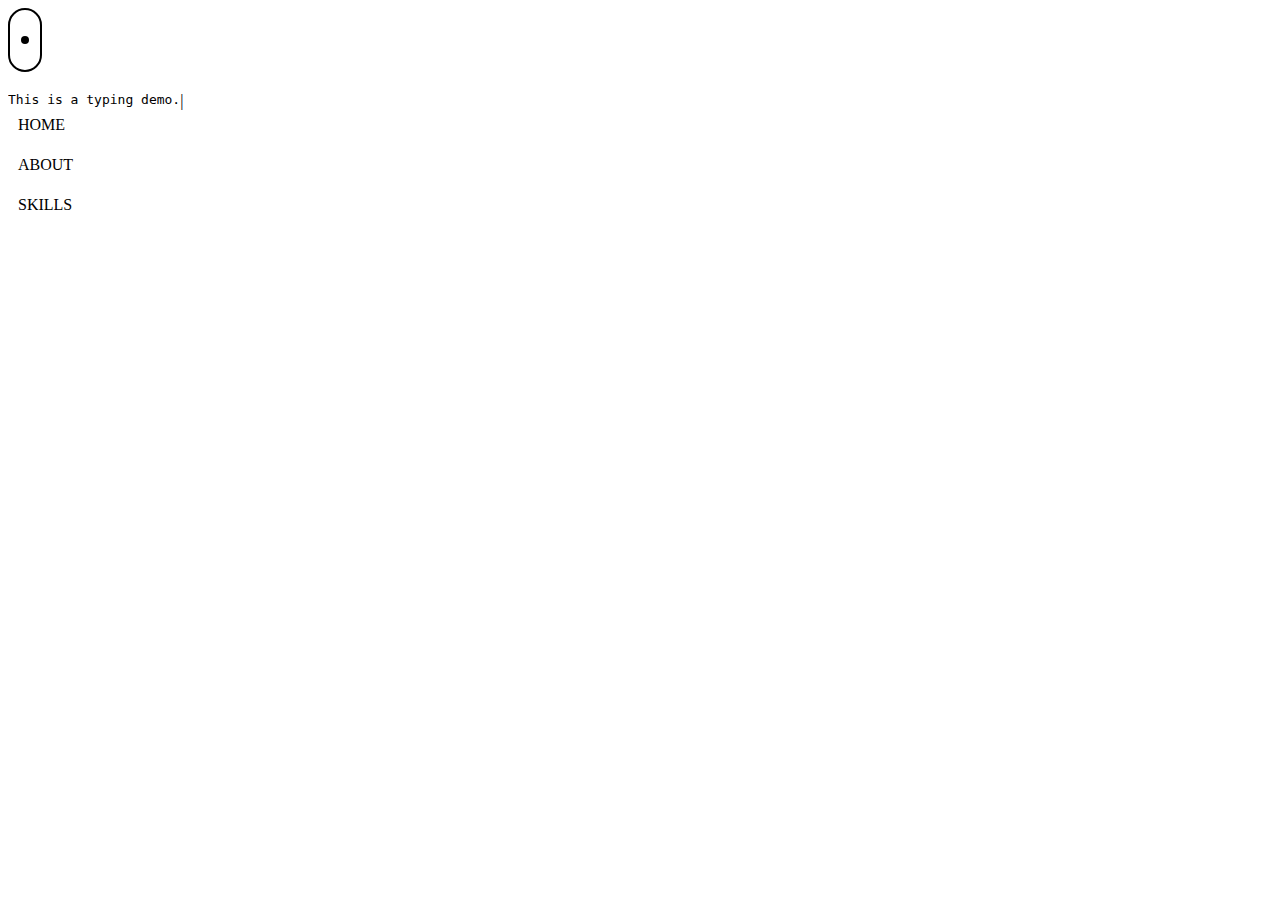
<file: lesson_19/Task_1.html>
<!DOCTYPE html>
<html lang="en">
  <head>
    <meta charset="UTF-8" />
    <meta http-equiv="X-UA-Compatible" content="IE=edge" />
    <meta name="viewport" content="width=device-width, initial-scale=1.0" />
    <title>Document</title>
    <link
      rel="stylesheet"
      href="https://fonts.googleapis.com/css2?family=Material+Symbols+Outlined:opsz,wght,FILL,GRAD@48,400,0,0"
    />
    <link rel="stylesheet" href="./css/style_1.css" />
  </head>
  <body>
    <div class="wrapper">
      <div class="circle"></div>
    </div>
    <div class="wrap">
      <div class="text">This is a typing demo.</div>
      <div class="cursor">|</div>
    </div>
    <div class="nav">
      <a class="item" href="">HOME</a>
      <a class="item" href="">ABOUT</a>
      <a class="item" href="">SKILLS</a>
    </div>
  </body>
</html>
</file>
<file: homework_4/css/style-13.css>
table {
  border-collapse: collapse;
  font-family: Arial, sans-serif;
  font-size: 35px;
  overflow: hidden;
  margin: 5px auto 20px;
}
col {
  width: 50px;
}
tr {
  height: 50px;
}
td {
  text-align: center;
  background-color: #e8e8e8;
}
tr:nth-child(odd) td:nth-child(even) {
  background-color: #b0b0b0;
}
tr:nth-child(even) > td:nth-child(odd) {
  background-color: #b0b0b0;
}
::after {
  width: 35px;
  height: 35px;
  display: inline-block;
  line-height: 35px;
}
.table-rook td:hover::after {
  content: "\265C";
  border-radius: 50%;
  box-shadow: 0px 50px 0 -10px black, 0px 100px 0 -10px black,
    0px 150px 0 -10px black, 0px 200px 0 -10px black, 0px 250px 0 -10px black,
    0px 300px 0 -10px black, 0px 350px 0 -10px black, 50px 0px 0 -10px black,
    100px 0px 0 -10px black, 150px 0px 0 -10px black, 200px 0px 0 -10px black,
    250px 0px 0 -10px black, 300px 0px 0 -10px black, 350px 0px 0 -10px black,
    0px -50px 0 -10px black, 0px -100px 0 -10px black, 0px -150px 0 -10px black,
    0px -200px 0 -10px black, 0px -250px 0 -10px black, 0px -300px 0 -10px black,
    0px -350px 0 -10px black, -50px 0px 0 -10px black, -100px 0px 0 -10px black,
    -150px 0px 0 -10px black, -200px 0px 0 -10px black, -250px 0px 0 -10px black,
    -300px 0px 0 -10px black, -350px 0px 0 -10px black;
}
.table-elephant td:hover::after {
  content: "\265D";
  border-radius: 50%;
  box-shadow: 50px 50px 0 -10px black, 100px 100px 0 -10px black,
    150px 150px 0 -10px black, 200px 200px 0 -10px black,
    250px 250px 0 -10px black, 300px 300px 0 -10px black,
    350px 350px 0 -10px black, -50px 50px 0 -10px black,
    -100px 100px 0 -10px black, -150px 150px 0 -10px black,
    -200px 200px 0 -10px black, -250px 250px 0 -10px black,
    -300px 300px 0 -10px black, -350px 350px 0 -10px black,
    50px -50px 0 -10px black, 100px -100px 0 -10px black,
    150px -150px 0 -10px black, 200px -200px 0 -10px black,
    250px -250px 0 -10px black, 300px -300px 0 -10px black,
    350px -350px 0 -10px black, -50px -50px 0 -10px black,
    -100px -100px 0 -10px black, -150px -150px 0 -10px black,
    -200px -200px 0 -10px black, -250px -250px 0 -10px black,
    -300px -300px 0 -10px black, -350px -350px 0 -10px black;
}
.table-horse td:hover::after {
  content: "\265E";
  border-radius: 50%;
  box-shadow: 50px 100px 0 -10px black, 100px 50px 0 -10px black,
    100px -50px 0 -10px black, 50px -100px 0 -10px black,
    -50px 100px 0 -10px black, -100px 50px 0 -10px black,
    -100px -50px 0 -10px black, -50px -100px 0 -10px black;
}
td:hover {
  cursor: pointer;
}
p {
  text-align: center;
  font-size: 20px;
  font-weight: bold;
  margin: 0px;
}
</file>
<file: lesson_13/css/style_1.css>
body {
  margin: 0px;
  font-family: "Plus Jakarta Sans", sans-serif;
  min-width: 450px;
}
.page {
  padding-left: 72px;
}
.header {
  display: flex;
  align-items: center;
  justify-content: space-between;
  padding: 20px 72px 0px 0px;
  font-size: 15px;
  letter-spacing: 0.03em;
  padding-bottom: 34px;
}
.nav {
  display: flex;
  gap: 40px;
}
.link {
  text-decoration: none;
  color: black;
  white-space: nowrap;
}
.icon {
  width: 28px;
  height: 28px;
}
.content {
  display: flex;
  flex-direction: column;
  justify-content: center;
  width: 50%;
}
.plant-background {
  position: relative;
  width: 50%;
  display: flex;
  align-items: flex-end;
  justify-content: flex-end;
}
.plant-img {
  position: absolute;
  width: 100%;
  height: 100%;
  object-fit: cover;
  object-position: center;
}
.main-best {
  display: flex;
  min-height: calc(100vh - 68px);
}
.empty-box {
  width: 83%;
  height: 63%;
  background-color: #e7f8ee;
}
.introduction {
  font-weight: 500;
  line-height: 151%;
  letter-spacing: 0.05em;
  color: rgba(0, 0, 0, 0.6);
  margin-bottom: 6px;
}
.title {
  margin: 0px;
  font-weight: 700;
  font-size: 52px;
  line-height: 120%;
  letter-spacing: 0.05em;
}
.text {
  font-weight: 400;
  font-size: 18px;
  line-height: 150%;
  letter-spacing: 0.03em;
  margin-top: 24px;
}
.button {
  margin-top: 48px;
  width: 221px;
  height: 69px;
  border-radius: 3px;
  text-decoration: none;
  background-color: #2e7f42;
  font-weight: 500;
  font-size: 20px;
  line-height: 130%;
  letter-spacing: 0.05em;
  color: #ffffff;
  display: flex;
  align-items: center;
  justify-content: center;
  gap: 27px;
}
.icon-arrow {
  width: 8px;
  height: 14px;
}
.item {
  display: flex;
  align-items: flex-start;
  font-weight: 400;
  font-size: 20px;
  line-height: 170%;
  letter-spacing: 0.05em;
  gap: 16px;
  margin-bottom: 16px;
}
.article {
  font-weight: 400;
  font-size: 18px;
  line-height: 170%;
  letter-spacing: 0.05em;
  margin-top: 24px;
  margin-bottom: 32px;
}
.main-today {
  display: flex;
  background-color: #f9f9f9;
  min-height: 100vh;
  padding-bottom: 20px;
  padding-left: 72px;
}
.plant-circle-background {
  width: 50%;
  object-fit: cover;
}
.footer {
  background-color: #3c9c63;
  padding-top: 78px;
  padding-bottom: 17px;
  display: flex;
  flex-direction: column;
  gap: 102px;
  align-items: center;
}
.footer-wrap {
  display: flex;
  justify-content: space-around;
}
.footer-container {
  display: flex;
  flex-direction: column;
  align-items: center;
  width: 20%;
}
.circle {
  width: 140px;
  height: 140px;
  border-radius: 50%;
  background-color: #2e8d55;
  display: flex;
  align-items: center;
  justify-content: center;
}
.footer-title {
  font-weight: 700;
  font-size: 24px;
  line-height: 150%;
  text-align: center;
  letter-spacing: 0.05em;
  color: #ffffff;
  margin-top: 31px;
  padding-left: 30px;
  padding-right: 30px;
  margin-bottom: 16px;
}
.footer-content {
  font-weight: 400;
  font-size: 20px;
  line-height: 150%;
  text-align: justify;
  letter-spacing: 0.05em;
  color: rgba(255, 255, 255, 0.95);
}
.floor {
  font-weight: 500;
  font-size: 20px;
  line-height: 170%;
  letter-spacing: 0.05em;
  color: #ffffff;
}
.label {
  display: none;
}
.menu {
  font-size: 40px;
}
@media (max-width: 800px) {
  .main-best {
    flex-direction: column;
  }
  .content {
    width: 100%;
  }
  .empty-box {
    width: 100%;
  }
  .plant-background {
    width: 100%;
    height: 828px;
  }
  .nav-link {
    position: absolute;
    top: -600px;
    right: 0px;
    transition: top 0.5s ease-in;
    display: flex;
    flex-direction: column;
    align-items: center;
    background-color: #e7f8ee;
    width: 300px;
    height: 600px;
    justify-content: space-evenly;
    font-size: 32px;
    z-index: 1;
  }
  .label {
    display: block;
    position: absolute;
    right: 0px;
  }
  .header {
    position: relative;
  }
  .nav-icon {
    position: absolute;
    right: 140px;
  }
  input:checked ~ .nav-link {
    top: 80px;
  }
}
</file>
<file: lesson_18/css/style_1.css>
.wrapper {
  margin-top: 100px;
  margin-left: 100px;
  width: 500px;
  height: 500px;
  background-color: gray;
  display: flex;
  justify-content: center;
  align-items: center;
}
.container {
  width: 100px;
  height: 50px;
  background-color: red;
  position: relative;
}
.letter {
  position: absolute;
  width: 80px;
  height: 55px;
  background-color: white;
  left: 10px;
  bottom: 0px;
  transform: translateY(0px);
  transition: transform 1s ease;
}
.triangle-left {
  position: absolute;
  width: 0;
  height: 0;
  border-style: solid;
  border-width: 0 100px 50px 0px;
  border-color: transparent transparent red transparent;
}
.triangle-right {
  position: absolute;
  width: 0;
  height: 0;
  border-style: solid;
  border-width: 0 0 50px 100px;
  border-color: transparent transparent red transparent;
}
.container:hover .letter {
  transform: translateY(-20px);
}
.grad {
  height: 5px;
  width: 100%;
  background: repeating-linear-gradient(
    315deg,
    #ffffff 0%,
    #ffffff 10%,
    red 10%,
    red 20%
  );
}
.line-1 {
  margin-left: 2px;
  margin-top: 4px;
  width: 30px;
  height: 6px;
  background-color: red;
}
.line-2 {
  margin-left: 2px;
  margin-top: 4px;
  width: 20px;
  height: 6px;
  background-color: red;
}
.circle {
  margin-top: 1px;
  width: 20px;
  height: 20px;
  border-radius: 50%;
  background-color: red;
  margin-left: 50px;
  opacity: 0.5;
}
</file>
<file: lesson_25/css/style3.css>
li {
  display: flex;
  justify-content: space-between;
  align-items: center;
  background-color: #f3f1f4;
  padding-left: 4px;
  margin-bottom: 5px;
  border-radius: 2px;
}
body {
  background: linear-gradient(to bottom, #67e5cd, #4a7fe5);
  height: 100vh;
  font-family: Arial, Helvetica, sans-serif;
  font-size: 10px;
}
.todolist-wrapper {
  background-color: white;
  width: 180px;
  margin: auto;
  padding: 20px;
  border-radius: 5px;
}
h1 {
  font-size: 16px;
  margin: 0px;
  margin-bottom: 10px;
}
.input {
  padding: 4px;
  font-size: 10px;
  width: 100%;
  border-radius: 2px;
  border: 1px solid #f3f1f4;
}
.input::placeholder {
  font-size: 10px;
}
.input:focus {
  outline: none;
}
.input-container {
  display: flex;
  gap: 2px;
}
.button {
  border: none;
  color: white;
  display: flex;
  align-items: center;
  padding: 4px;
  border-radius: 2px;
  cursor: pointer;
}
.button-add {
  background-color: #8f4de2;
}
.icon-size {
  font-size: 18px;
}
.list {
  padding: 0px;
}
.button-remove {
  background-color: #eb4a38;
  visibility: hidden;
}
li:hover .button-remove {
  visibility: visible;
}
.content {
  white-space: nowrap;
  text-overflow: ellipsis;
  overflow: hidden;
}
.footer {
  display: flex;
  justify-content: space-between;
  gap: 2px;
}
.button-clear {
  background-color: #8f4de2;
  font-size: 10px;
}
.footer-content {
  display: flex;
  align-items: center;
}
</file>
<file: homework_7/css/style_1.css>
body {
  margin: 0px;
}
.page {
  background-color: #fafafa;
  font-family: "Roboto", Arial, sans-serif;
}
.page-wrapper {
  padding-left: 28px;
  padding-right: 28px;
  overflow-y: auto;
  overflow-x: hidden;
  height: calc(100vh - 208px);
}
.header-wrapper {
  padding: 56px 28px 32px;
  display: flex;
  justify-content: space-between;
}
.header-icon-container {
  width: 40px;
  height: 40px;
  display: flex;
  align-items: center;
  justify-content: center;
  border-radius: 50%;
  position: relative;
  box-shadow: 0 4px 4px #e6e6e6;
  background-color: white;
}
.header-icon-link {
  font-size: 18px;
}
.header-location-container {
  display: flex;
  flex-direction: column;
  align-items: center;
  justify-content: space-between;
}
.header-location-title {
  color: #adadad;
  font-size: 13px;
}
.header-location-city-container {
  display: flex;
  align-items: center;
  gap: 10px;
}
.header-location-city {
  font-size: 15px;
  padding-top: 2px;
}
.header-icon-location {
  font-size: 15px;
}
.link {
  text-decoration: none;
  color: black;
}
[notification]::after {
  content: attr(notification);
  position: absolute;
  top: 10px;
  right: 14px;
  font-family: "Material Symbols Rounded";
  font-size: 7px;
}
.form {
  padding: 8px;
  display: flex;
  box-shadow: 0 4px 4px #e6e6e6;
  background-color: white;
}
.button-search {
  border: none;
  position: relative;
  color: #adadad;
  background-color: white;
}
.input-search {
  width: 100%;
  border: none;
  outline: none;
  padding-left: 8px;
}
::placeholder {
  color: #adadad;
}
.input-search:focus::placeholder {
  opacity: 0;
}
.icon-search {
  padding-left: 4px;
}
.relaxation-links-wrapper {
  display: flex;
  gap: 10px;
  width: calc(100% + 28px);
  margin-top: 30px;
  padding-bottom: 10px;
  overflow: auto;
}
.relaxation-link-container {
  display: flex;
  align-items: center;
  padding: 8px 10px;
  font-size: 13px;
  background-color: #f2f2f2;
  gap: 8px;
  border-radius: 8px;
}
.relaxation-img {
  width: 23px;
  height: 23px;
  border-radius: 5px;
}
.relaxation-link-container:focus {
  background-color: black;
}
.relaxation-link-container:focus .relaxation-content {
  color: white;
}
.margin-right {
  margin-right: 28px;
}
.view-links-wrapper {
  display: flex;
  justify-content: space-between;
  margin-top: 5px;
}
.view-link {
  text-decoration: none;
  color: #adadad;
  font-size: 15px;
}
.view-link:focus {
  color: black;
}
.view-title {
  font-weight: 500;
}
.popular-cards-wrapper {
  display: flex;
  gap: 20px;
  width: calc(100% + 28px);
  margin-top: 20px;
  margin-bottom: 15px;
  overflow: auto;
  padding-bottom: 10px;
}
.popular-card-container {
  padding: 8px;
  box-shadow: 0 4px 4px #e6e6e6;
  border-radius: 10px;
  position: relative;
  background-color: white;
}
.popular-card-img {
  width: 193px;
  height: 188px;
  border-radius: 8px;
}
.popular-card-footer-wrapper {
  display: flex;
  gap: 24px;
  margin-top: 6px;
  font-size: 13px;
  padding-left: 8px;
}
.popular-card-footer-container {
  display: flex;
  align-items: center;
  gap: 8px;
  color: #adadad;
}
.popular-card-title {
  font-size: 15px;
  font-weight: 500;
  margin-top: 12px;
  padding-left: 10px;
}
.popular-icon-location {
  font-size: 18px;
  color: black;
}
.icon-star-label::before {
  content: "star";
  color: #ebd58c;
  font-size: 18px;
  font-family: "Material Symbols Outlined";
}
.icon-star-input:checked + .icon-star-label::before {
  font-family: "Material Symbols Rounded";
}
[cost]::after {
  content: attr(cost);
  position: absolute;
  top: 20px;
  right: 20px;
  font-size: 13px;
  background-color: white;
  border-radius: 4px;
  padding: 5px 10px;
  font-weight: 500;
}
.icon-love-label::before {
  content: "favorite";
  width: 35px;
  height: 35px;
  background-color: white;
  display: flex;
  align-items: center;
  justify-content: center;
  border-radius: 50%;
  position: absolute;
  box-shadow: 0 4px 4px #e6e6e6, 0 -3px 0 3px white;
  font-size: 18px;
  color: #db1524;
  top: 180px;
  right: 24px;
  font-family: "Material Symbols Outlined";
}
.icon-love-input:checked + .icon-love-label::before {
  font-family: "Material Symbols Rounded";
}
.recommendation-card-img {
  width: 66px;
  height: 66px;
  border-radius: 6px;
}
.recommendation-cards-wrapper {
  display: flex;
  gap: 38px;
  width: calc(100% + 28px);
  overflow: auto;
  margin-top: 20px;
  padding-bottom: 10px;
}
.recommendation-card-container {
  display: flex;
  align-items: center;
  gap: 13px;
  padding: 8px 20px 8px 8px;
  box-shadow: 0 4px 4px #e6e6e6;
  border-radius: 10px;
  flex-shrink: 0;
  background-color: white;
}
.recommendation-card-title {
  font-size: 18px;
  font-weight: 500;
  margin-bottom: 10px;
}
.recommendation-icon-location {
  font-size: 19px;
  color: black;
}
.footer-wrapper {
  display: flex;
  justify-content: space-evenly;
  align-items: center;
  height: 80px;
  background-color: white;
}
.footer-link {
  text-decoration: none;
  color: #adadad;
}
.footer-icon {
  font-size: 28px;
  font-family: "Material Symbols Outlined";
}
.footer-icon-home::before {
  content: "home";
  color: black;
  font-family: "Material Symbols Rounded";
  font-size: 28px;
}

.footer-icon:focus::before {
  color: black;
  font-family: "Material Symbols Rounded";
}
.footer-button {
  background-color: transparent;
  border: none;
  color: #adadad;
  position: relative;
}
.footer-button::before {
  content: "favorite";
}
.footer-button:focus::before {
  font-family: "Material Symbols Rounded";
}

.footer-icon-calendar::before {
  content: "calendar_month";
}
.footer-icon-calendar:focus::before {
  content: "date_range";
}
.footer-icon-person::before {
  content: "person";
}
.footer-icon-person:focus::before {
  content: "account_circle";
}
[badge]::after {
  content: attr(badge);
  position: absolute;
  top: 12px;
  right: 4px;
  font-family: "Material Symbols Rounded";
  font-size: 20px;
}
[badge]:focus::after {
  display: none;
}
</file>
<file: homework_7/css/style_2.css>
body {
  margin: 0px;
}
.page {
  background-color: #fafafa;
  font-family: "Roboto", Arial, sans-serif;
}
.page-wrapper {
  padding-left: 28px;
  padding-right: 28px;
  overflow-y: auto;
  overflow-x: hidden;
  height: calc(100vh - 208px);
}
.header-wrapper {
  padding: 56px 28px 32px;
  display: flex;
  justify-content: space-between;
  align-items: center;
}
.header-icon-container {
  width: 40px;
  height: 40px;
  display: flex;
  align-items: center;
  justify-content: center;
  border-radius: 50%;
  box-shadow: 0 4px 4px #e6e6e6;
  background-color: white;
}
.header-icon-link-menu {
  font-size: 18px;
}
.header-icon-link-dots {
  font-size: 28px;
  font-weight: 700;
}
.header-title {
  font-weight: 500;
}
.link {
  text-decoration: none;
  color: black;
}
.kapuas-wrapper {
  padding: 10px;
  box-shadow: 0 4px 4px #e6e6e6;
  border-radius: 10px;
  background-color: white;
  overflow-x: auto;
}
.kapuas-img-container {
  position: relative;
}
.kapuas-img {
  width: 316px;
  height: 291px;
  border-radius: 10px;
}
.kapuas-title {
  font-size: 21px;
  font-weight: 500;
  margin-top: 16px;
  padding-left: 10px;
}
.kapuas-footer-container {
  margin-top: 10px;
  display: flex;
  align-items: center;
  gap: 10px;
  color: #adadad;
  font-size: 13px;
  padding-left: 10px;
  margin-bottom: 10px;
}
.kapuas-icon {
  font-size: 18px;
  color: black;
}
.icon-love-label::before {
  content: "favorite";
  width: 52px;
  height: 52px;
  background-color: white;
  display: flex;
  align-items: center;
  justify-content: center;
  border-radius: 50%;
  position: absolute;
  box-shadow: 0 4px 4px #e6e6e6, 0 -3px 0 3px white;
  font-size: 28px;
  color: #db1524;
  top: 268px;
  left: 242px;
  font-family: "Material Symbols Outlined";
}
.traveler-wrapper {
  margin-top: 10px;
  display: flex;
  align-items: center;
  justify-content: space-between;
  padding: 8px 8px 8px 16px;
  box-shadow: 0 4px 4px #e6e6e6;
  border-radius: 10px;
  background-color: white;
}
.traveler-container {
  display: flex;
  flex-direction: column;
  align-items: center;
  gap: 10px;
}
.traveler-rating-title {
  font-size: 13px;
  color: #adadad;
}
.traveler-rating-star-container {
  display: flex;
  align-items: center;
  gap: 10px;
  font-size: 14px;
}
.icon-love-input:checked + .icon-love-label::before {
  font-family: "Material Symbols Rounded";
}
.icon-star-label::before {
  content: "star";
  color: #ebd58c;
  font-size: 18px;
  font-family: "Material Symbols Outlined";
}
.icon-star-input:checked + .icon-star-label::before {
  font-family: "Material Symbols Rounded";
}
.rating-text {
  font-weight: 500;
}
.line {
  width: 1px;
  height: 38px;
  background-color: #dbd5d5;
}
.traveler-joined-title {
  font-size: 13px;
  font-weight: 500;
}
.traveler-avatars-container {
  position: relative;
  width: 100%;
  height: 23px;
}
.avatar-img {
  width: 23px;
  height: 23px;
  border-radius: 50%;
}
.avatar1-position {
  position: absolute;
  left: 1px;
}
.avatar2-position {
  position: absolute;
  left: 18px;
}
.avatar3-position {
  position: absolute;
  right: 28px;
}
.avatar-plus {
  width: 23px;
  height: 23px;
  border-radius: 50%;
  background-color: #f2f2f2;
  font-size: 11px;
  display: flex;
  align-items: center;
  justify-content: center;
  position: absolute;
  right: 9px;
}
.map-img {
  width: 80px;
  height: 62px;
  border-radius: 10px;
}
.destination-title {
  margin-top: 24px;
  font-size: 15px;
  font-weight: 500;
  margin-bottom: 12px;
}
.destination-content {
  font-size: 12px;
  color: #adadad;
  line-height: 1.5em;
  margin-bottom: 12px;
}
.footer-wrapper {
  display: flex;
  justify-content: space-between;
  align-items: center;
  height: 80px;
  background-color: white;
  padding-left: 28px;
  padding-right: 28px;
}
.footer-price-container {
  display: flex;
  flex-direction: column;
  gap: 10px;
}
.footer-price-title {
  font-size: 13px;
}
.price {
  font-size: 21px;
  font-weight: 500;
}
.person {
  font-size: 12px;
  color: #adadad;
}
.footer-button {
  background-color: #313131;
  border: none;
  color: white;
  display: flex;
  gap: 10px;
  padding: 15px 18px;
  border-radius: 10px;
  font-size: 16px;
}
.icon-arrow {
  font-size: 15px;
}
.focus:focus {
  opacity: 0.5;
}
</file>
<file: homework_7/css/style_3.css>
body {
  margin: 0px;
}
.page {
  background-color: #fafafa;
  font-family: "Roboto", Arial, sans-serif;
}
.page-wrapper {
  padding-left: 28px;
  padding-right: 28px;
  overflow-y: auto;
  overflow-x: hidden;
  height: calc(100vh - 208px);
}
.header-wrapper {
  padding: 56px 28px 32px;
  display: flex;
  justify-content: space-between;
  align-items: center;
}
.header-icon-container {
  width: 40px;
  height: 40px;
  display: flex;
  align-items: center;
  justify-content: center;
  border-radius: 50%;
  box-shadow: 0 4px 4px #e6e6e6;
  background-color: white;
}
.header-icon-link-menu {
  font-size: 18px;
}
.header-icon-link-dots {
  font-size: 28px;
  font-weight: 700;
}
.header-title {
  font-weight: 500;
}
.link {
  text-decoration: none;
  color: black;
}
.calendar-wrapper {
  padding: 16px 16px 28px 16px;
  box-shadow: 0 4px 4px #e6e6e6;
  border-radius: 10px;
  background-color: white;
  margin-bottom: 28px;
}
.calendar-header {
  display: flex;
  justify-content: space-between;
  margin-bottom: 24px;
}
.icon-arrow {
  font-size: 18px;
}
.calendar-container-day {
  display: flex;
  gap: 29px;
  margin-bottom: 15px;
  font-size: 16px;
  position: relative;
  font-weight: 500;
}
.calendar-container-month {
  display: flex;
  margin-bottom: 20px;
  font-size: 14px;
  padding-left: 2px;
  color: #adadad;
  gap: 38px;
}
.calendar-position-wrapper {
  padding: 8px;
  border-radius: 10px;
  background-color: black;
  position: absolute;
  left: 134px;
  top: -7px;
  color: white;
  font-size: 16px;
  font-weight: 500;
}
.calendar-position-container {
  display: flex;
  gap: 29px;
}
.dots {
  padding-left: 6px;
  gap: 41px;
  margin-top: 8px;
}
.icon-dot {
  font-size: 6px;
}
.view-links-wrapper {
  display: flex;
  justify-content: space-between;
  margin-bottom: 20px;
}
.view-link {
  text-decoration: none;
  color: #adadad;
  font-size: 15px;
}
.view-link:focus {
  color: black;
}
.view-title {
  font-weight: 500;
}
.card-container {
  display: flex;
  align-items: center;
  gap: 13px;
  padding: 8px 20px 8px 8px;
  box-shadow: 0 4px 4px #e6e6e6;
  border-radius: 10px;
  background-color: white;
  margin-bottom: 20px;
}
.card-img {
  width: 105px;
  height: 84px;
  border-radius: 10px;
}
.card-title {
  font-size: 18px;
  font-weight: 500;
}
.card-icon {
  font-size: 19px;
  color: black;
}
.card-footer-container {
  display: flex;
  align-items: center;
  gap: 8px;
  color: #adadad;
  margin-top: 8px;
  font-size: 13px;
}
.focus:focus {
  opacity: 0.5;
}
.footer-wrapper {
  display: flex;
  justify-content: space-evenly;
  align-items: center;
  height: 80px;
  background-color: white;
}
.footer-link {
  text-decoration: none;
  color: #adadad;
}
.footer-icon {
  font-size: 28px;
  font-family: "Material Symbols Outlined";
}
.footer-icon:focus::before {
  color: black;
  font-family: "Material Symbols Rounded";
}
.footer-button {
  background-color: transparent;
  border: none;
  color: #adadad;
  position: relative;
}
.footer-button::before {
  content: "favorite";
}
.footer-button:focus::before {
  font-family: "Material Symbols Rounded";
}
.footer-icon-home::before {
  content: "home";
}
.footer-icon-home:focus::before {
  content: "house";
}
.footer-icon-calendar::before {
  content: "date_range";
  color: black;
}
.footer-icon-person::before {
  content: "person";
}
.footer-icon-person:focus::before {
  content: "account_circle";
}
[badge]::after {
  content: attr(badge);
  position: absolute;
  top: 12px;
  right: 4px;
  font-family: "Material Symbols Rounded";
  font-size: 20px;
}
[badge]:focus::after {
  display: none;
}
.focus:focus {
  opacity: 0.5;
}
</file>
<file: homework_8/css/style_1.css>
body {
  font-family: "Open Sans", Arial, sans-serif;
}
.header {
  margin: 30px;
}
.header-container {
  display: flex;
}
.tab-header {
  background-color: #e9e9e3;
  border: 2px solid #dbdfde;
  padding: 24px;
  cursor: pointer;
  white-space: nowrap;
  font-weight: 500;
  border-bottom: 1px solid #bcbced;
}
.border {
  width: 100%;
  border-bottom: 1px solid #bcbced;
}
.tab-header:not(.tab-header:first-child) {
  border-left: none;
}
.tab-input.tab-1:checked ~ .header-container .tab-header.tab-1,
.tab-input.tab-2:checked ~ .header-container .tab-header.tab-2,
.tab-input.tab-3:checked ~ .header-container .tab-header.tab-3 {
  border-top: 2px solid #9b7d94;
  background-color: transparent;
  border-bottom: none;
}
.tab-header:hover {
  border-top: 2px solid black;
  background-color: transparent;
  border-bottom: none;
}
h2 {
  font-size: 20px;
}
.content {
  display: none;
  font-size: 20px;
  border-bottom: 1px solid #bcbced;
}
.tab-input.tab-1:checked ~ .content-container .content.tab-1,
.tab-input.tab-2:checked ~ .content-container .content.tab-2,
.tab-input.tab-3:checked ~ .content-container .content.tab-3 {
  display: block;
}
</file>
<file: homework_8/css/style_3.css>
body {
  margin: 0px;
}
.main-grid {
  display: grid;
  grid-template-columns: repeat(auto-fit, minmax(250px, 1fr));
  gap: 20px;
}
.child-grid {
  aspect-ratio: 1 / 1;
  display: grid;
  gap: 5px;
}
.box {
  background-image: url("../images/image.png");
  background-size: cover;
}
.subchild-grid {
  display: grid;
  gap: 5px;
}
.columns-1 {
  grid-template-columns: repeat(1, 1fr);
}
.rows-1 {
  grid-template-rows: repeat(1, 1fr);
}
.columns-2 {
  grid-template-columns: repeat(2, 1fr);
}
.rows-2 {
  grid-template-rows: repeat(2, 1fr);
}
.columns-3 {
  grid-template-columns: repeat(3, 1fr);
}
.rows-3 {
  grid-template-rows: repeat(3, 1fr);
}
.columns-4 {
  grid-template-columns: repeat(4, 1fr);
}
.rows-4 {
  grid-template-rows: repeat(4, 1fr);
}
.columns-5 {
  grid-template-columns: repeat(5, 1fr);
}
.rows-5 {
  grid-template-rows: repeat(5, 1fr);
}
.columns-6 {
  grid-template-columns: repeat(6, 1fr);
}
.rows-6 {
  grid-template-rows: repeat(6, 1fr);
}
.columns-12 {
  grid-template-columns: repeat(12, 1fr);
}
.column-span-2 {
  grid-column: span 2;
}
.row-span-2 {
  grid-row: span 2;
}
.column-span-3 {
  grid-column: span 3;
}
.row-span-3 {
  grid-row: span 3;
}
.column-span-4 {
  grid-column: span 4;
}
.row-span-4 {
  grid-row: span 4;
}
.column-span-5 {
  grid-column: span 5;
}
.row-span-5 {
  grid-row: span 5;
}
.column-span-6 {
  grid-column: span 6;
}
@media (min-width: 1360px) {
  .main-grid {
    grid-template-columns: repeat(5, minmax(250px, 1fr));
  }
}
</file>
<file: lesson_19/css/style_1.css>
.wrapper {
  display: flex;
  align-items: center;
  justify-content: center;
  width: 30px;
  height: 60px;
  border: 2px solid black;
  border-radius: 20px;
}
.circle {
  width: 8px;
  height: 8px;
  border-radius: 50%;
  background-color: black;
  animation: position 2s infinite ease-in alternate;
}
@keyframes position {
  from {
    transform: translateY(0px);
  }
  to {
    transform: translateY(30px);
  }
}
.wrap {
  margin-top: 20px;
  display: flex;
}
.text {
  font-family: monospace;
  overflow: hidden;
  animation: text1 2s infinite steps(23);
  white-space: nowrap;
}
@keyframes text1 {
  from {
    width: 0ch;
  }
  to {
    width: 23ch;
  }
}
.cursor {
  animation: cursor 0.7s infinite linear;
}
@keyframes cursor {
  from {
    opacity: 0;
  }
  to {
    opacity: 1;
  }
}
.nav {
  display: flex;
  flex-direction: column;
  gap: 10px;
}
.item {
  display: flex;
  align-items: center;
  text-decoration: none;
  color: black;
}
.item::before {
  content: "";
  display: block;
  width: 10px;
  height: 30px;
  background-color: green;
  transform: translateX(-20px);
  transition: transform 1s ease;
}
.item:hover::before {
  transform: translateX(-5px);
}
.item:hover {
  color: green;
}

/* .img {
  position: relative;
  display: inline-block;
}
.img::before {
  content: "assistant_navigation";
  font-family: "Material Symbols Outlined";
  font-size: 36px;
  position: absolute;
  left: 50%;
  top: 50%;
} */
</file>
